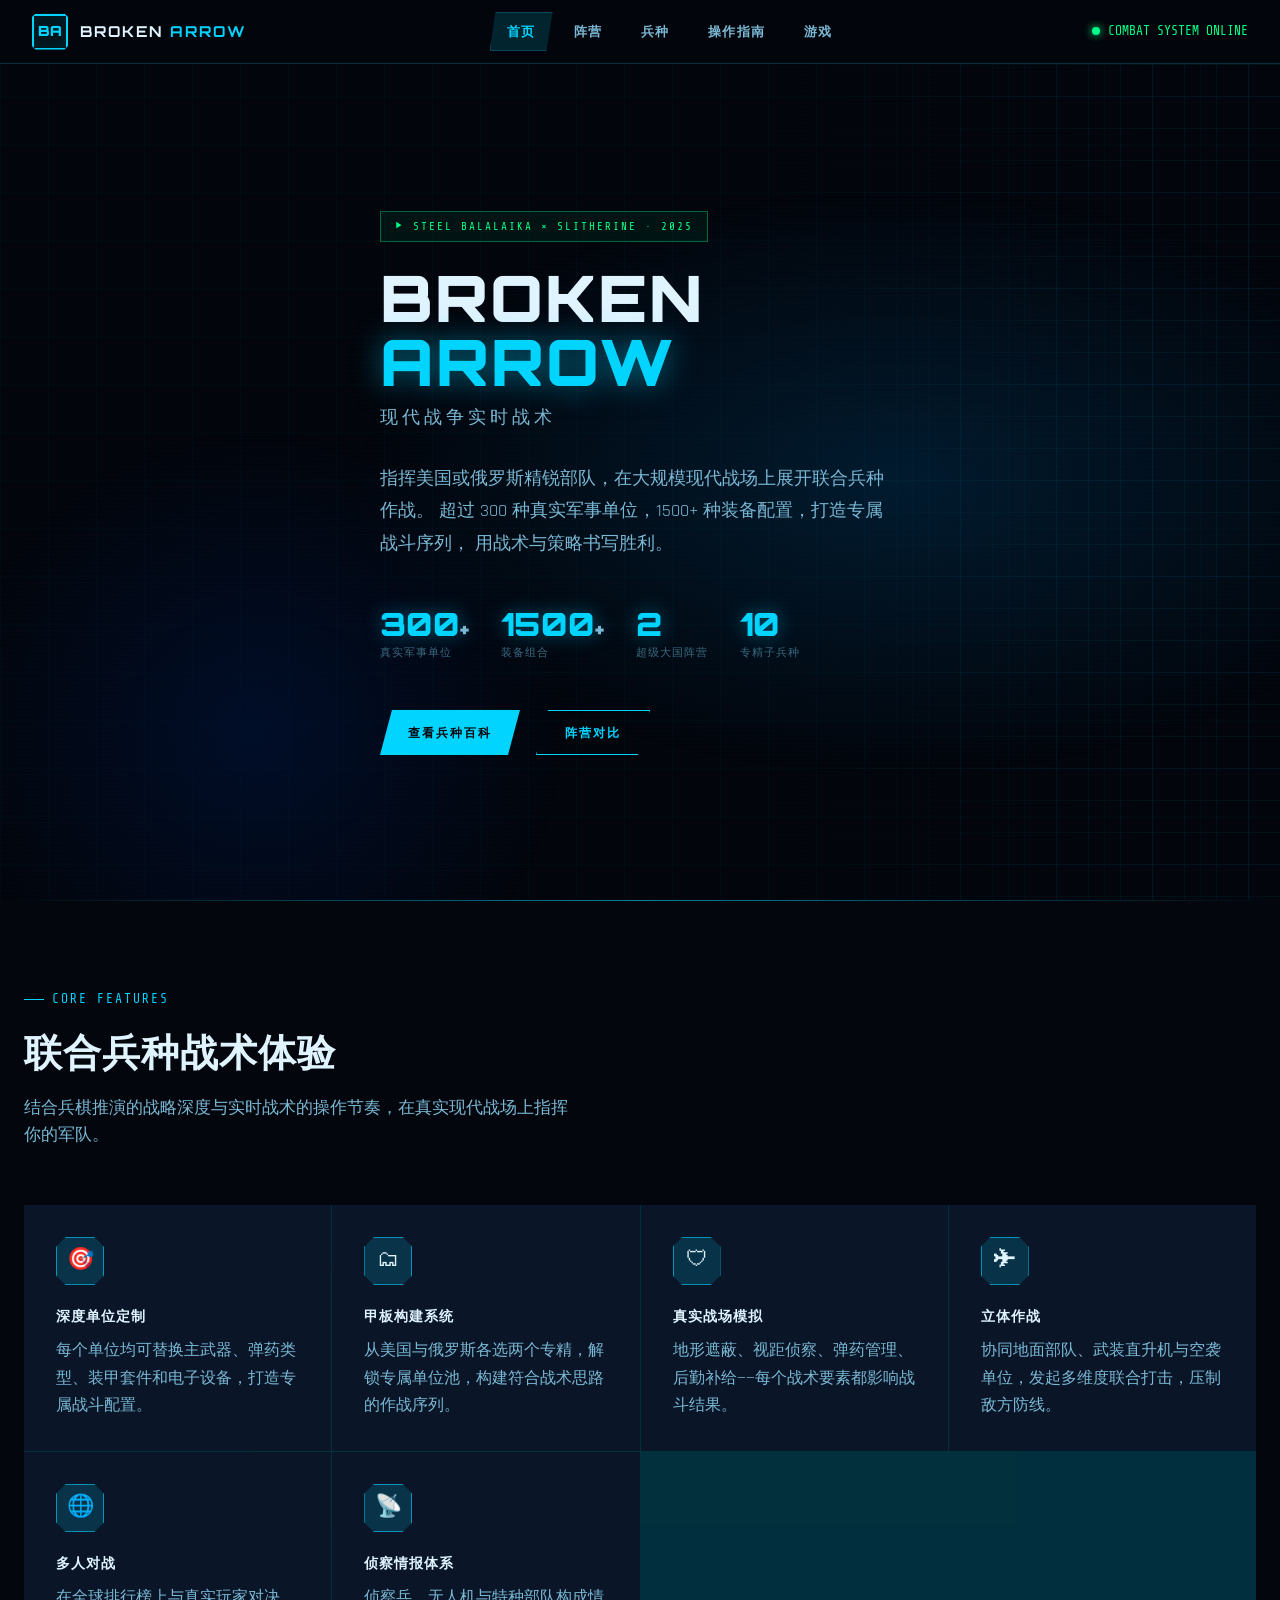
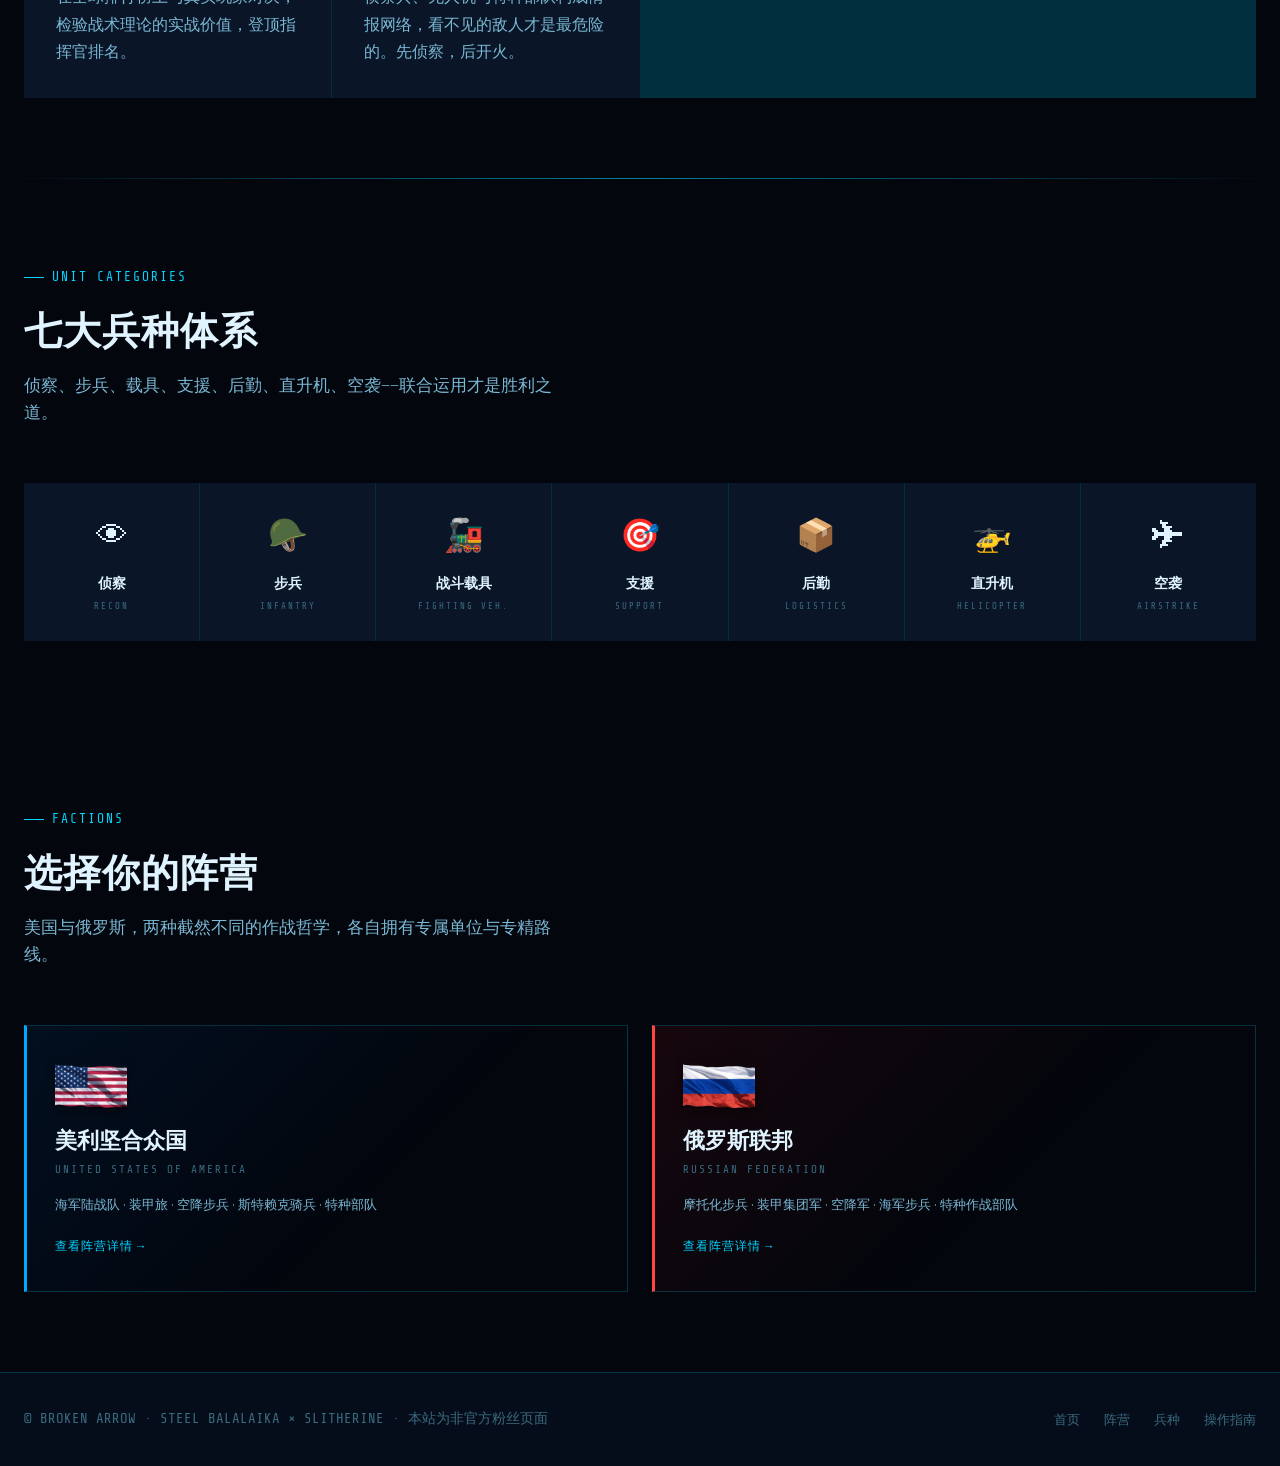
<file: index.html>
<!DOCTYPE html>
<html lang="zh-CN">
<head>
  <meta charset="UTF-8" />
  <meta name="viewport" content="width=device-width, initial-scale=1.0, viewport-fit=cover" />
  <title>断箭 BROKEN ARROW — 现代战争战术指挥中心</title>
  <link rel="stylesheet" href="style.css" />
</head>
<body>

<!-- ── 导航 ── -->
<nav class="navbar">
  <a href="index.html" class="nav-logo">
    <div class="nav-logo-icon">BA</div>
    <span class="nav-logo-text">BROKEN <span>ARROW</span></span>
  </a>
  <ul class="nav-links">
    <li><a href="index.html" class="active">首页</a></li>
    <li><a href="factions.html">阵营</a></li>
    <li><a href="units.html">兵种</a></li>
    <li><a href="controls.html">操作指南</a></li>
    <li><a href="https://store.steampowered.com/app/1604270/Broken_Arrow/" target="_blank" rel="noopener" class="">游戏</a></li>
  </ul>
  <div class="nav-status">COMBAT SYSTEM ONLINE</div>
</nav>

<div class="page-content">

  <!-- ── 英雄区 ── -->
  <section class="hero">
    <div class="hero-bg"></div>
    <div class="hero-grid-accent"></div>
    <div class="container">
      <div class="hero-content">
        <div class="hero-tag animate-fade-in">STEEL BALALAIKA × SLITHERINE · 2025</div>
        <h1 class="hero-title animate-fade-in animate-delay-1">
          BROKEN
          <span class="highlight">ARROW</span>
        </h1>
        <p class="hero-subtitle animate-fade-in animate-delay-2">现代战争实时战术</p>
        <p class="hero-desc animate-fade-in animate-delay-2">
          指挥美国或俄罗斯精锐部队，在大规模现代战场上展开联合兵种作战。
          超过 300 种真实军事单位，1500+ 种装备配置，打造专属战斗序列，
          用战术与策略书写胜利。
        </p>
        <div class="hero-stats animate-fade-in animate-delay-3">
          <div class="stat-item">
            <div class="stat-num">300<span style="color:var(--text-secondary);font-size:20px">+</span></div>
            <div class="stat-label">真实军事单位</div>
          </div>
          <div class="stat-item">
            <div class="stat-num">1500<span style="color:var(--text-secondary);font-size:20px">+</span></div>
            <div class="stat-label">装备组合</div>
          </div>
          <div class="stat-item">
            <div class="stat-num">2</div>
            <div class="stat-label">超级大国阵营</div>
          </div>
          <div class="stat-item">
            <div class="stat-num">10</div>
            <div class="stat-label">专精子兵种</div>
          </div>
        </div>
        <div class="hero-actions animate-fade-in animate-delay-4">
          <a href="units.html" class="btn btn-primary">查看兵种百科</a>
          <a href="factions.html" class="btn btn-outline">阵营对比</a>
        </div>
      </div>
    </div>
  </section>

  <div class="divider"></div>

  <!-- ── 核心特色 ── -->
  <section>
    <div class="container">
      <div class="section-header">
        <div class="section-tag">CORE FEATURES</div>
        <h2 class="section-title">联合兵种战术体验</h2>
        <p class="section-desc">结合兵棋推演的战略深度与实时战术的操作节奏，在真实现代战场上指挥你的军队。</p>
      </div>
      <div class="features-grid">
        <div class="feature-card">
          <div class="feature-icon">
            <div class="feature-icon-inner">🎯</div>
          </div>
          <div class="feature-title">深度单位定制</div>
          <p class="feature-desc">每个单位均可替换主武器、弹药类型、装甲套件和电子设备，打造专属战斗配置。</p>
        </div>
        <div class="feature-card">
          <div class="feature-icon">
            <div class="feature-icon-inner">🗂</div>
          </div>
          <div class="feature-title">甲板构建系统</div>
          <p class="feature-desc">从美国与俄罗斯各选两个专精，解锁专属单位池，构建符合战术思路的作战序列。</p>
        </div>
        <div class="feature-card">
          <div class="feature-icon">
            <div class="feature-icon-inner">🛡</div>
          </div>
          <div class="feature-title">真实战场模拟</div>
          <p class="feature-desc">地形遮蔽、视距侦察、弹药管理、后勤补给——每个战术要素都影响战斗结果。</p>
        </div>
        <div class="feature-card">
          <div class="feature-icon">
            <div class="feature-icon-inner">✈</div>
          </div>
          <div class="feature-title">立体作战</div>
          <p class="feature-desc">协同地面部队、武装直升机与空袭单位，发起多维度联合打击，压制敌方防线。</p>
        </div>
        <div class="feature-card">
          <div class="feature-icon">
            <div class="feature-icon-inner">🌐</div>
          </div>
          <div class="feature-title">多人对战</div>
          <p class="feature-desc">在全球排行榜上与真实玩家对决，检验战术理论的实战价值，登顶指挥官排名。</p>
        </div>
        <div class="feature-card">
          <div class="feature-icon">
            <div class="feature-icon-inner">📡</div>
          </div>
          <div class="feature-title">侦察情报体系</div>
          <p class="feature-desc">侦察兵、无人机与特种部队构成情报网络，看不见的敌人才是最危险的。先侦察，后开火。</p>
        </div>
      </div>
    </div>
  </section>

  <div class="divider"></div>

  <!-- ── 兵种分类预览 ── -->
  <section>
    <div class="container">
      <div class="section-header">
        <div class="section-tag">UNIT CATEGORIES</div>
        <h2 class="section-title">七大兵种体系</h2>
        <p class="section-desc">侦察、步兵、载具、支援、后勤、直升机、空袭——联合运用才是胜利之道。</p>
      </div>
      <div style="display:grid;grid-template-columns:repeat(auto-fit,minmax(160px,1fr));gap:1px;background:var(--border);">
        <div class="cat-preview" data-cat="侦察" onclick="location.href='units.html?cat=侦察'">
          <div class="cat-icon">👁</div>
          <div class="cat-name">侦察</div>
          <div class="cat-en">RECON</div>
        </div>
        <div class="cat-preview" data-cat="步兵" onclick="location.href='units.html?cat=步兵'">
          <div class="cat-icon">🪖</div>
          <div class="cat-name">步兵</div>
          <div class="cat-en">INFANTRY</div>
        </div>
        <div class="cat-preview" data-cat="战斗载具" onclick="location.href='units.html?cat=战斗载具'">
          <div class="cat-icon">🚂</div>
          <div class="cat-name">战斗载具</div>
          <div class="cat-en">FIGHTING VEH.</div>
        </div>
        <div class="cat-preview" data-cat="支援" onclick="location.href='units.html?cat=支援'">
          <div class="cat-icon">🎯</div>
          <div class="cat-name">支援</div>
          <div class="cat-en">SUPPORT</div>
        </div>
        <div class="cat-preview" data-cat="后勤" onclick="location.href='units.html?cat=后勤'">
          <div class="cat-icon">📦</div>
          <div class="cat-name">后勤</div>
          <div class="cat-en">LOGISTICS</div>
        </div>
        <div class="cat-preview" data-cat="直升机" onclick="location.href='units.html?cat=直升机'">
          <div class="cat-icon">🚁</div>
          <div class="cat-name">直升机</div>
          <div class="cat-en">HELICOPTER</div>
        </div>
        <div class="cat-preview" data-cat="空袭" onclick="location.href='units.html?cat=空袭'">
          <div class="cat-icon">✈</div>
          <div class="cat-name">空袭</div>
          <div class="cat-en">AIRSTRIKE</div>
        </div>
      </div>
    </div>
  </section>

  <!-- ── 阵营预览 ── -->
  <section>
    <div class="container">
      <div class="section-header">
        <div class="section-tag">FACTIONS</div>
        <h2 class="section-title">选择你的阵营</h2>
        <p class="section-desc">美国与俄罗斯，两种截然不同的作战哲学，各自拥有专属单位与专精路线。</p>
      </div>
      <div style="display:grid;grid-template-columns:1fr 1fr;gap:24px;">
        <a href="factions.html" style="text-decoration:none;">
          <div class="faction-preview usa-preview">
            <div class="fp-flag"><img src="参考资源/BArmory.net _ 机库_files/usa flag.png" alt="USA" class="fp-flag-img"></div>
            <div class="fp-name">美利坚合众国</div>
            <div class="fp-sub">UNITED STATES OF AMERICA</div>
            <div class="fp-specs">海军陆战队 · 装甲旅 · 空降步兵 · 斯特赖克骑兵 · 特种部队</div>
            <div class="fp-cta">查看阵营详情 →</div>
          </div>
        </a>
        <a href="factions.html" style="text-decoration:none;">
          <div class="faction-preview russia-preview">
            <div class="fp-flag"><img src="参考资源/BArmory.net _ 机库_files/rus flag.png" alt="RUS" class="fp-flag-img"></div>
            <div class="fp-name">俄罗斯联邦</div>
            <div class="fp-sub">RUSSIAN FEDERATION</div>
            <div class="fp-specs">摩托化步兵 · 装甲集团军 · 空降军 · 海军步兵 · 特种作战部队</div>
            <div class="fp-cta">查看阵营详情 →</div>
          </div>
        </a>
      </div>
    </div>
  </section>

</div>

<footer>
  <div class="container">
    <div class="footer-inner">
      <div class="footer-text">© BROKEN ARROW · STEEL BALALAIKA × SLITHERINE · 本站为非官方粉丝页面</div>
      <ul class="footer-links">
        <li><a href="index.html">首页</a></li>
        <li><a href="factions.html">阵营</a></li>
        <li><a href="units.html">兵种</a></li>
    <li><a href="controls.html">操作指南</a></li>
      </ul>
    </div>
  </div>
</footer>

<style>
/* 首页专属补充样式 */
.cat-preview {
  background: var(--bg-panel);
  padding: 28px 20px;
  text-align: center;
  cursor: pointer;
  transition: background 0.2s;
}
.cat-preview:hover { background: var(--bg-card-hover); }
.cat-icon { font-size: 32px; margin-bottom: 10px; }
.cat-name { font-family: var(--font-display); font-size: 14px; font-weight: 700; color: var(--text-primary); }
.cat-en { font-family: var(--font-mono); font-size: 9px; color: var(--text-muted); letter-spacing: 2px; margin-top: 4px; }

.faction-preview {
  padding: 36px 28px;
  border: 1px solid var(--border);
  position: relative;
  overflow: hidden;
  transition: border-color 0.3s, transform 0.2s;
}
.faction-preview:hover { transform: translateY(-3px); }

.usa-preview {
  border-left: 3px solid #00aaff;
  background: linear-gradient(135deg, rgba(0,100,200,0.1) 0%, transparent 60%);
}
.russia-preview {
  border-left: 3px solid #ff4444;
  background: linear-gradient(135deg, rgba(200,20,20,0.1) 0%, transparent 60%);
}
.faction-preview:hover { border-color: var(--border-bright); }

.fp-flag { margin-bottom: 12px; }
.fp-flag-img { width: 72px; height: 48px; object-fit: cover; display: block; border-radius: 2px; box-shadow: 0 2px 8px rgba(0,0,0,0.4); }
.fp-name { font-family: var(--font-display); font-size: 22px; font-weight: 900; color: var(--text-primary); margin-bottom: 4px; }
.fp-sub  { font-family: var(--font-mono); font-size: 11px; color: var(--text-muted); letter-spacing: 2px; margin-bottom: 16px; }
.fp-specs { font-size: 13px; color: var(--text-secondary); line-height: 1.6; margin-bottom: 20px; }
.fp-cta { font-family: var(--font-display); font-size: 12px; color: var(--cyan); letter-spacing: 1px; }
</style>

<script>
(function(){
  var btn=document.createElement('button');
  btn.className='hamburger';btn.setAttribute('aria-label','菜单');
  btn.innerHTML='<span></span><span></span><span></span>';
  var nav=document.querySelector('.navbar'),links=document.querySelector('.nav-links');
  if(!nav||!links)return;
  nav.appendChild(btn);
  btn.addEventListener('click',function(){btn.classList.toggle('open');links.classList.toggle('open');});
  links.querySelectorAll('a').forEach(function(a){a.addEventListener('click',function(){btn.classList.remove('open');links.classList.remove('open');});});
})();
</script>
</body>
</html>
</file>
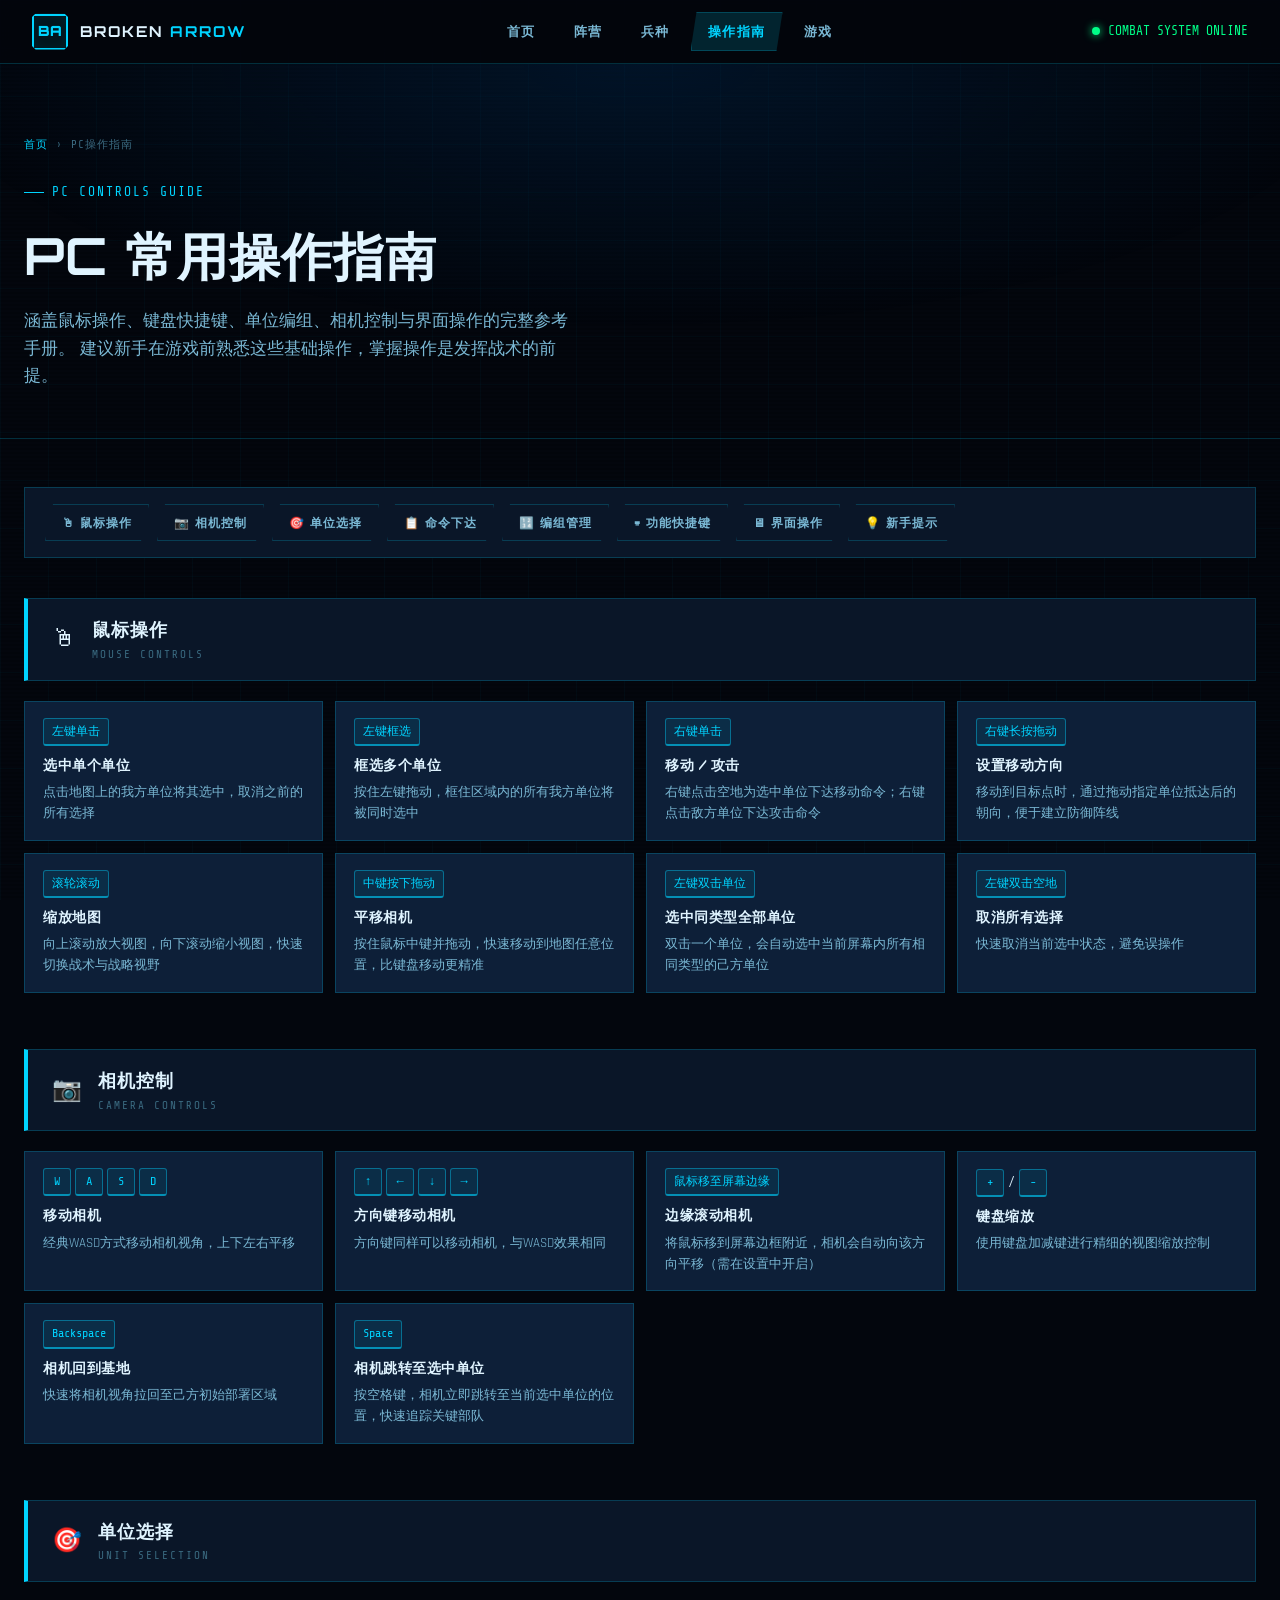
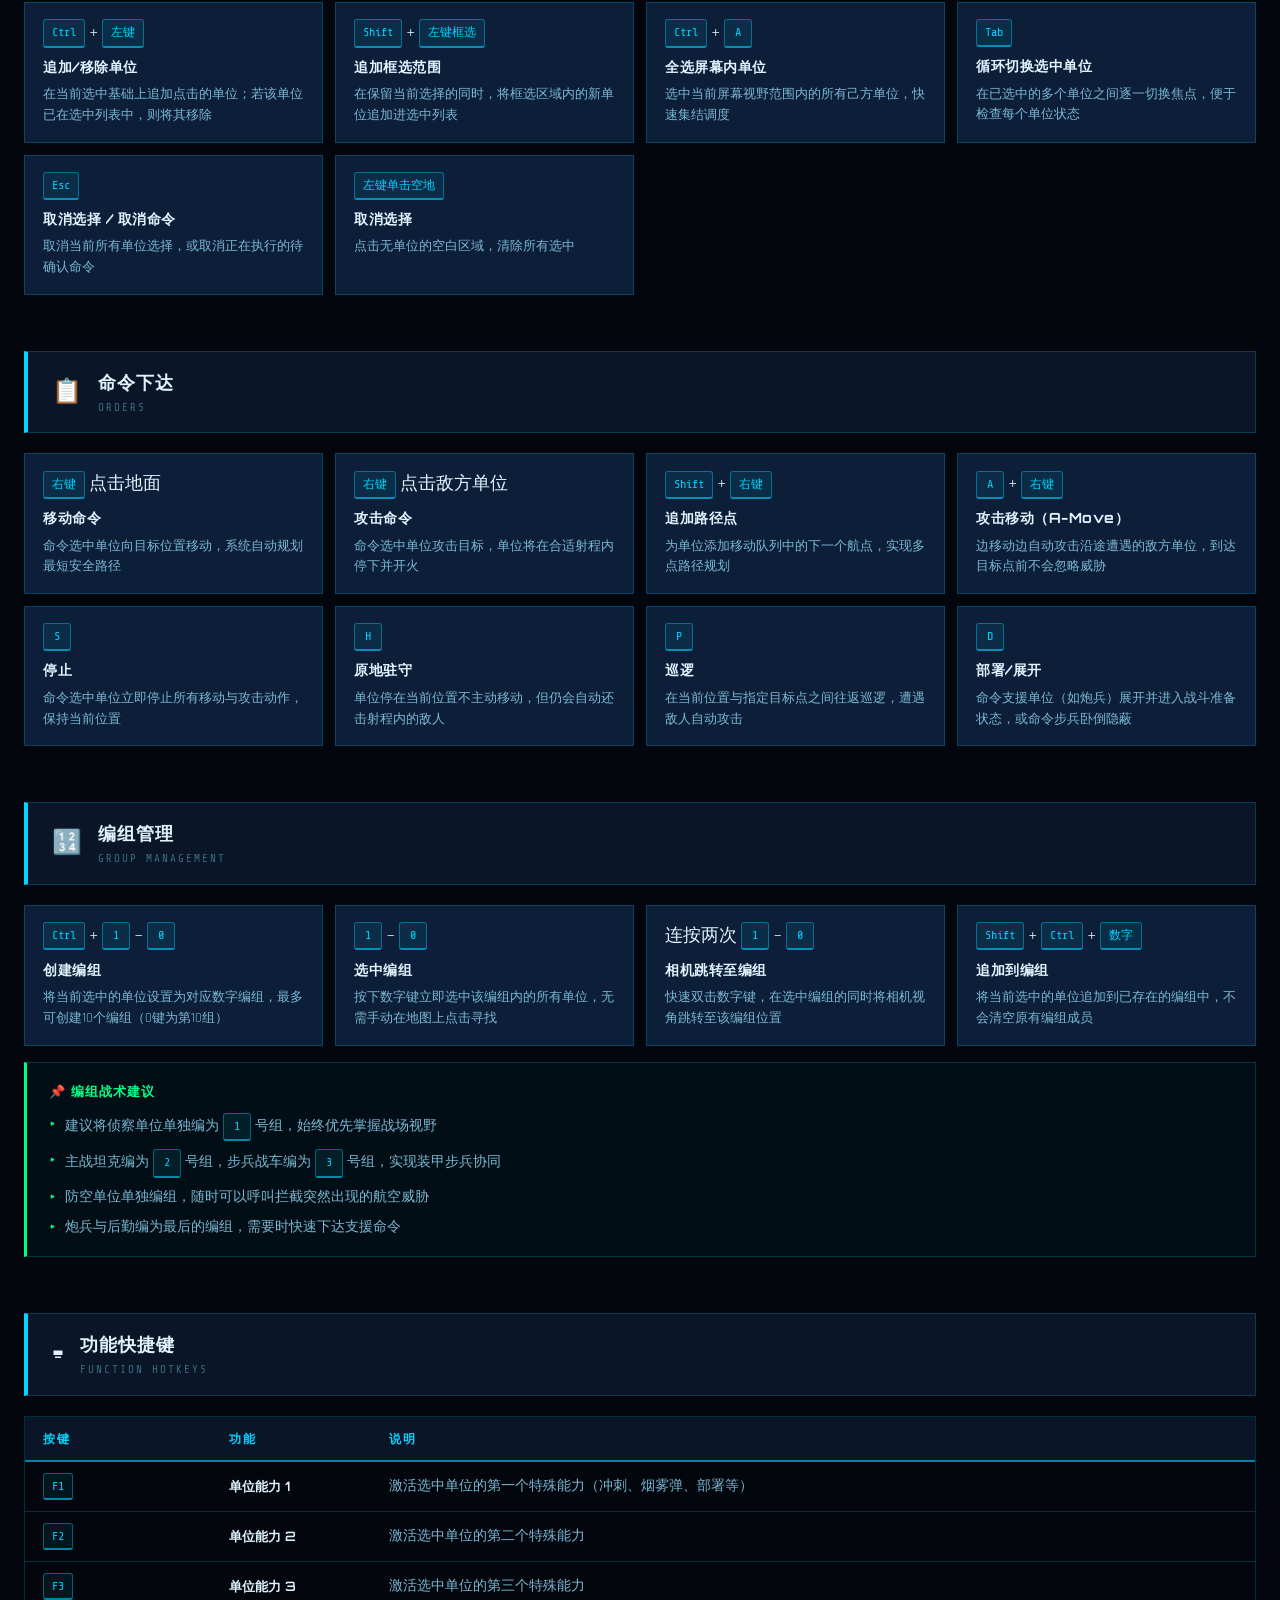
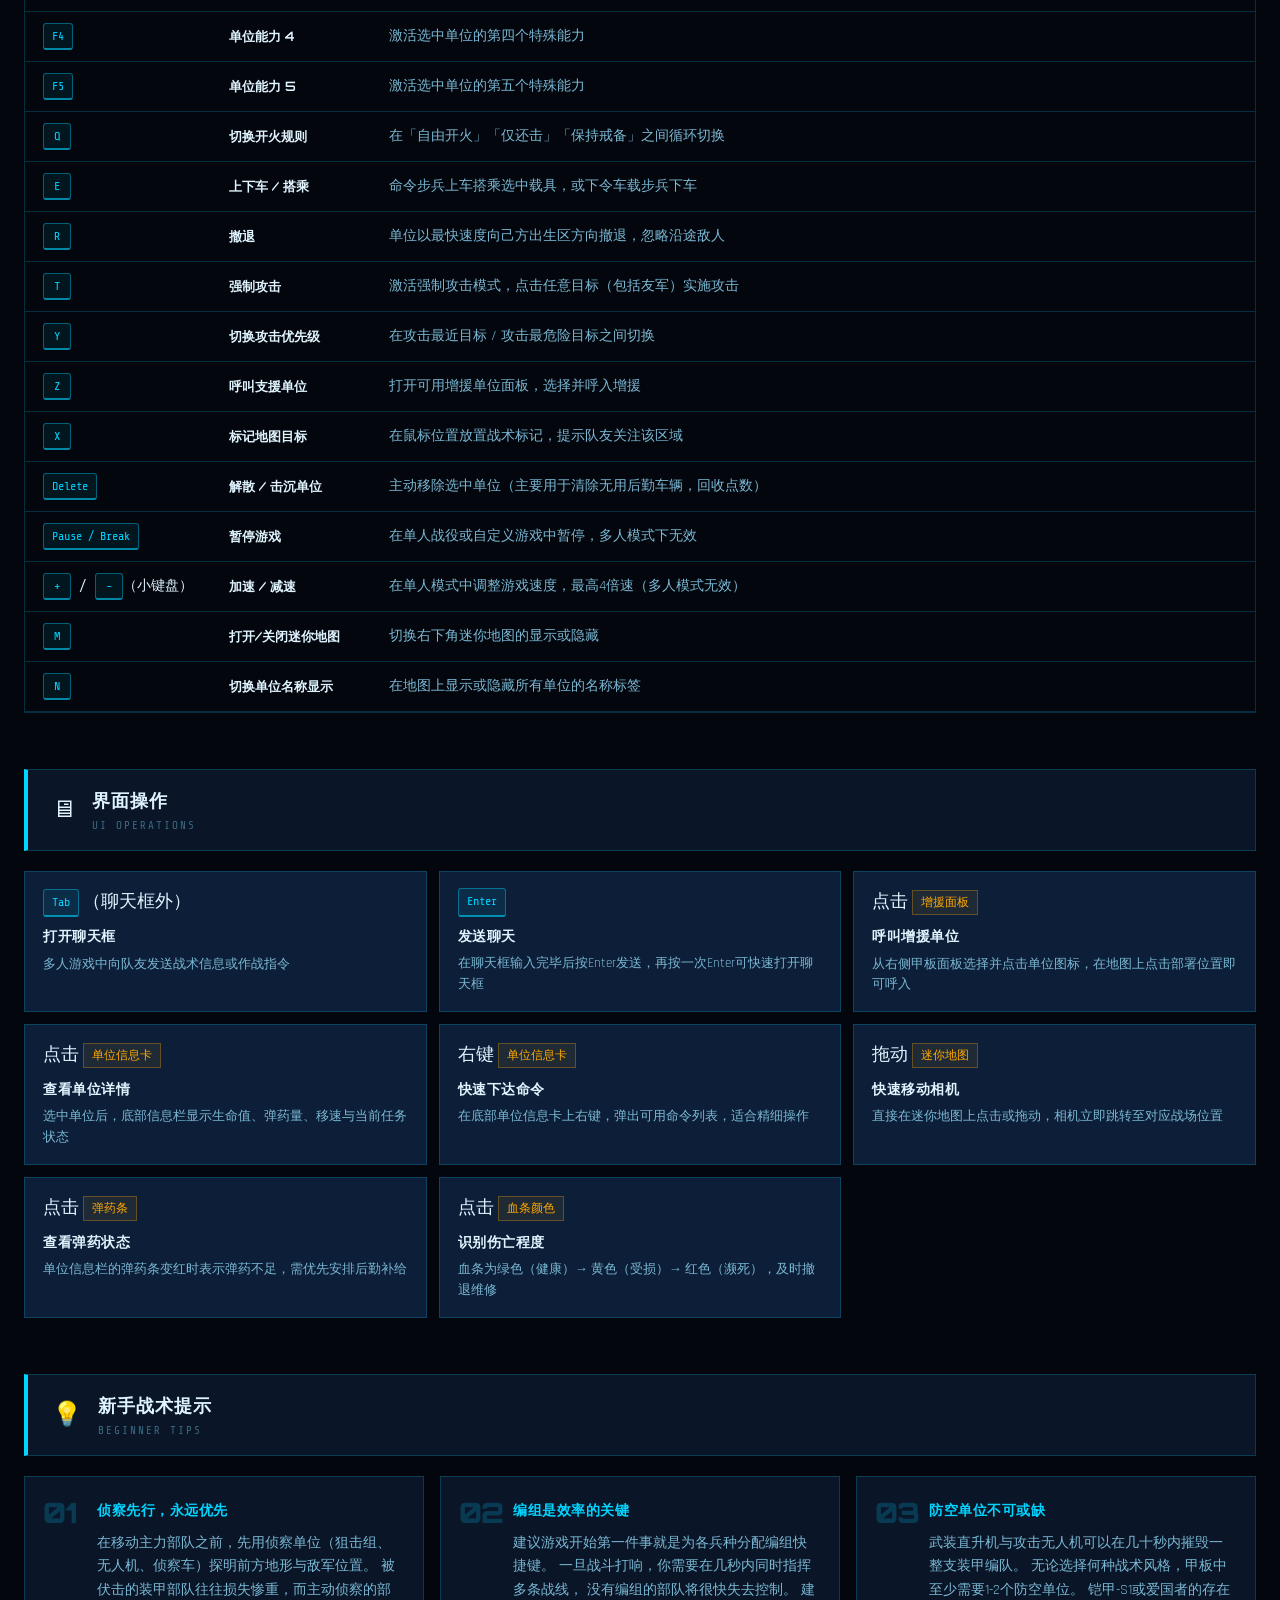
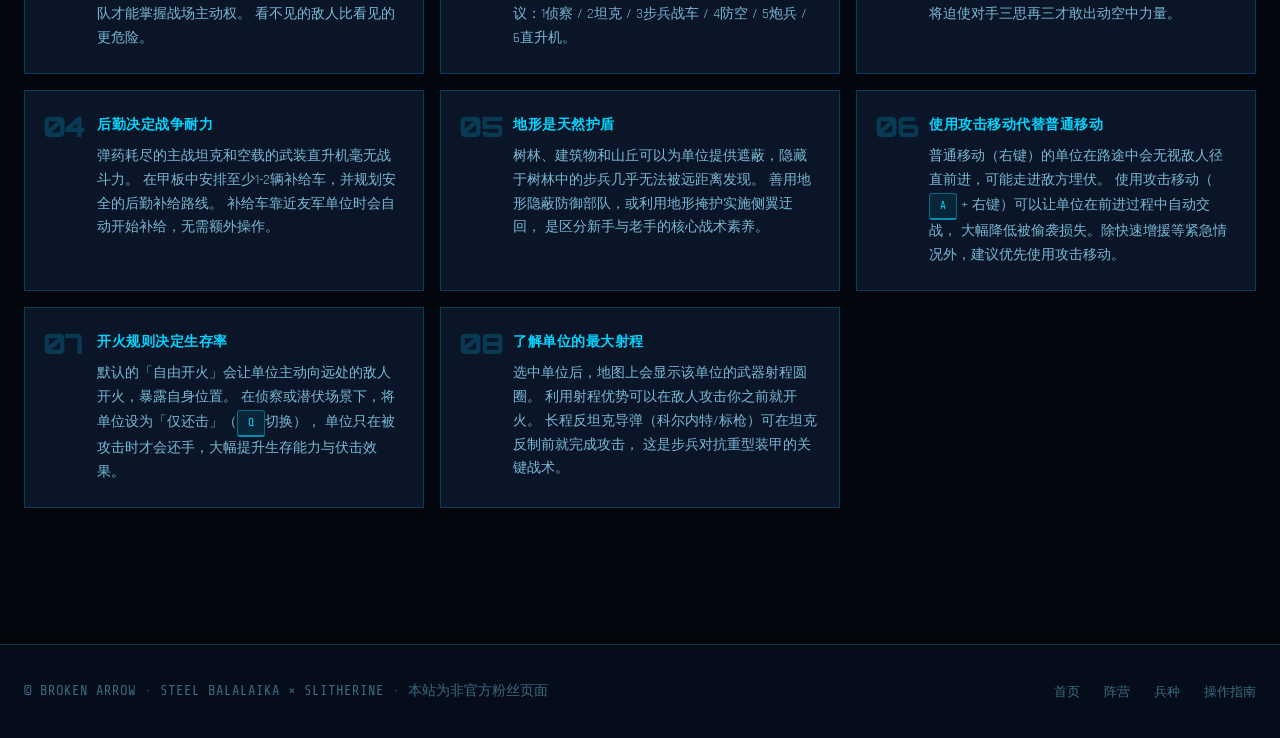
<file: controls.html>
<!DOCTYPE html>
<html lang="zh-CN">
<head>
  <meta charset="UTF-8" />
  <meta name="viewport" content="width=device-width, initial-scale=1.0, viewport-fit=cover" />
  <title>PC操作指南 — 断箭 BROKEN ARROW</title>
  <link rel="stylesheet" href="style.css" />
</head>
<body>

<nav class="navbar">
  <a href="index.html" class="nav-logo">
    <div class="nav-logo-icon">BA</div>
    <span class="nav-logo-text">BROKEN <span>ARROW</span></span>
  </a>
  <ul class="nav-links">
    <li><a href="index.html">首页</a></li>
    <li><a href="factions.html">阵营</a></li>
    <li><a href="units.html">兵种</a></li>
    <li><a href="controls.html" class="active">操作指南</a></li>
    <li><a href="https://store.steampowered.com/app/1604270/Broken_Arrow/" target="_blank" rel="noopener" class="">游戏</a></li>
  </ul>
  <div class="nav-status">COMBAT SYSTEM ONLINE</div>
</nav>

<div class="page-content">

  <!-- 页面英雄区 -->
  <div class="page-hero">
    <div class="page-hero-bg"></div>
    <div class="container page-hero-content">
      <div class="breadcrumb">
        <a href="index.html">首页</a>
        <span class="breadcrumb-sep">›</span>
        <span>PC操作指南</span>
      </div>
      <div class="section-tag" style="margin-bottom:12px">PC CONTROLS GUIDE</div>
      <h1 class="section-title" style="font-size:clamp(28px,4vw,52px);margin-bottom:12px">PC 常用操作指南</h1>
      <p class="section-desc">
        涵盖鼠标操作、键盘快捷键、单位编组、相机控制与界面操作的完整参考手册。
        建议新手在游戏前熟悉这些基础操作，掌握操作是发挥战术的前提。
      </p>
    </div>
  </div>

  <section style="padding:48px 0 80px">
    <div class="container">

      <!-- 快速导航标签 -->
      <div class="ctrl-nav">
        <a href="#mouse"    class="ctrl-nav-btn">🖱 鼠标操作</a>
        <a href="#camera"   class="ctrl-nav-btn">📷 相机控制</a>
        <a href="#select"   class="ctrl-nav-btn">🎯 单位选择</a>
        <a href="#orders"   class="ctrl-nav-btn">📋 命令下达</a>
        <a href="#groups"   class="ctrl-nav-btn">🔢 编组管理</a>
        <a href="#hotkeys"  class="ctrl-nav-btn">⌨ 功能快捷键</a>
        <a href="#ui"       class="ctrl-nav-btn">🖥 界面操作</a>
        <a href="#tips"     class="ctrl-nav-btn">💡 新手提示</a>
      </div>

      <!-- ===================================================
           鼠标操作
           =================================================== -->
      <div class="ctrl-section" id="mouse">
        <div class="ctrl-section-header">
          <span class="ctrl-section-icon">🖱</span>
          <div>
            <div class="ctrl-section-title">鼠标操作</div>
            <div class="ctrl-section-sub">MOUSE CONTROLS</div>
          </div>
        </div>
        <div class="ctrl-grid">
          <div class="ctrl-card">
            <div class="ctrl-keys"><kbd>左键单击</kbd></div>
            <div class="ctrl-action">选中单个单位</div>
            <div class="ctrl-desc">点击地图上的我方单位将其选中，取消之前的所有选择</div>
          </div>
          <div class="ctrl-card">
            <div class="ctrl-keys"><kbd>左键框选</kbd></div>
            <div class="ctrl-action">框选多个单位</div>
            <div class="ctrl-desc">按住左键拖动，框住区域内的所有我方单位将被同时选中</div>
          </div>
          <div class="ctrl-card">
            <div class="ctrl-keys"><kbd>右键单击</kbd></div>
            <div class="ctrl-action">移动 / 攻击</div>
            <div class="ctrl-desc">右键点击空地为选中单位下达移动命令；右键点击敌方单位下达攻击命令</div>
          </div>
          <div class="ctrl-card">
            <div class="ctrl-keys"><kbd>右键长按拖动</kbd></div>
            <div class="ctrl-action">设置移动方向</div>
            <div class="ctrl-desc">移动到目标点时，通过拖动指定单位抵达后的朝向，便于建立防御阵线</div>
          </div>
          <div class="ctrl-card">
            <div class="ctrl-keys"><kbd>滚轮滚动</kbd></div>
            <div class="ctrl-action">缩放地图</div>
            <div class="ctrl-desc">向上滚动放大视图，向下滚动缩小视图，快速切换战术与战略视野</div>
          </div>
          <div class="ctrl-card">
            <div class="ctrl-keys"><kbd>中键按下拖动</kbd></div>
            <div class="ctrl-action">平移相机</div>
            <div class="ctrl-desc">按住鼠标中键并拖动，快速移动到地图任意位置，比键盘移动更精准</div>
          </div>
          <div class="ctrl-card">
            <div class="ctrl-keys"><kbd>左键双击单位</kbd></div>
            <div class="ctrl-action">选中同类型全部单位</div>
            <div class="ctrl-desc">双击一个单位，会自动选中当前屏幕内所有相同类型的己方单位</div>
          </div>
          <div class="ctrl-card">
            <div class="ctrl-keys"><kbd>左键双击空地</kbd></div>
            <div class="ctrl-action">取消所有选择</div>
            <div class="ctrl-desc">快速取消当前选中状态，避免误操作</div>
          </div>
        </div>
      </div>

      <!-- ===================================================
           相机控制
           =================================================== -->
      <div class="ctrl-section" id="camera">
        <div class="ctrl-section-header">
          <span class="ctrl-section-icon">📷</span>
          <div>
            <div class="ctrl-section-title">相机控制</div>
            <div class="ctrl-section-sub">CAMERA CONTROLS</div>
          </div>
        </div>
        <div class="ctrl-grid">
          <div class="ctrl-card">
            <div class="ctrl-keys"><kbd>W</kbd> <kbd>A</kbd> <kbd>S</kbd> <kbd>D</kbd></div>
            <div class="ctrl-action">移动相机</div>
            <div class="ctrl-desc">经典WASD方式移动相机视角，上下左右平移</div>
          </div>
          <div class="ctrl-card">
            <div class="ctrl-keys"><kbd>↑</kbd> <kbd>←</kbd> <kbd>↓</kbd> <kbd>→</kbd></div>
            <div class="ctrl-action">方向键移动相机</div>
            <div class="ctrl-desc">方向键同样可以移动相机，与WASD效果相同</div>
          </div>
          <div class="ctrl-card">
            <div class="ctrl-keys"><kbd>鼠标移至屏幕边缘</kbd></div>
            <div class="ctrl-action">边缘滚动相机</div>
            <div class="ctrl-desc">将鼠标移到屏幕边框附近，相机会自动向该方向平移（需在设置中开启）</div>
          </div>
          <div class="ctrl-card">
            <div class="ctrl-keys"><kbd>+</kbd> / <kbd>-</kbd></div>
            <div class="ctrl-action">键盘缩放</div>
            <div class="ctrl-desc">使用键盘加减键进行精细的视图缩放控制</div>
          </div>
          <div class="ctrl-card">
            <div class="ctrl-keys"><kbd>Backspace</kbd></div>
            <div class="ctrl-action">相机回到基地</div>
            <div class="ctrl-desc">快速将相机视角拉回至己方初始部署区域</div>
          </div>
          <div class="ctrl-card">
            <div class="ctrl-keys"><kbd>Space</kbd></div>
            <div class="ctrl-action">相机跳转至选中单位</div>
            <div class="ctrl-desc">按空格键，相机立即跳转至当前选中单位的位置，快速追踪关键部队</div>
          </div>
        </div>
      </div>

      <!-- ===================================================
           单位选择
           =================================================== -->
      <div class="ctrl-section" id="select">
        <div class="ctrl-section-header">
          <span class="ctrl-section-icon">🎯</span>
          <div>
            <div class="ctrl-section-title">单位选择</div>
            <div class="ctrl-section-sub">UNIT SELECTION</div>
          </div>
        </div>
        <div class="ctrl-grid">
          <div class="ctrl-card">
            <div class="ctrl-keys"><kbd>Ctrl</kbd> + <kbd>左键</kbd></div>
            <div class="ctrl-action">追加/移除单位</div>
            <div class="ctrl-desc">在当前选中基础上追加点击的单位；若该单位已在选中列表中，则将其移除</div>
          </div>
          <div class="ctrl-card">
            <div class="ctrl-keys"><kbd>Shift</kbd> + <kbd>左键框选</kbd></div>
            <div class="ctrl-action">追加框选范围</div>
            <div class="ctrl-desc">在保留当前选择的同时，将框选区域内的新单位追加进选中列表</div>
          </div>
          <div class="ctrl-card">
            <div class="ctrl-keys"><kbd>Ctrl</kbd> + <kbd>A</kbd></div>
            <div class="ctrl-action">全选屏幕内单位</div>
            <div class="ctrl-desc">选中当前屏幕视野范围内的所有己方单位，快速集结调度</div>
          </div>
          <div class="ctrl-card">
            <div class="ctrl-keys"><kbd>Tab</kbd></div>
            <div class="ctrl-action">循环切换选中单位</div>
            <div class="ctrl-desc">在已选中的多个单位之间逐一切换焦点，便于检查每个单位状态</div>
          </div>
          <div class="ctrl-card">
            <div class="ctrl-keys"><kbd>Esc</kbd></div>
            <div class="ctrl-action">取消选择 / 取消命令</div>
            <div class="ctrl-desc">取消当前所有单位选择，或取消正在执行的待确认命令</div>
          </div>
          <div class="ctrl-card">
            <div class="ctrl-keys"><kbd>左键单击空地</kbd></div>
            <div class="ctrl-action">取消选择</div>
            <div class="ctrl-desc">点击无单位的空白区域，清除所有选中</div>
          </div>
        </div>
      </div>

      <!-- ===================================================
           命令下达
           =================================================== -->
      <div class="ctrl-section" id="orders">
        <div class="ctrl-section-header">
          <span class="ctrl-section-icon">📋</span>
          <div>
            <div class="ctrl-section-title">命令下达</div>
            <div class="ctrl-section-sub">ORDERS</div>
          </div>
        </div>
        <div class="ctrl-grid">
          <div class="ctrl-card">
            <div class="ctrl-keys"><kbd>右键</kbd> 点击地面</div>
            <div class="ctrl-action">移动命令</div>
            <div class="ctrl-desc">命令选中单位向目标位置移动，系统自动规划最短安全路径</div>
          </div>
          <div class="ctrl-card">
            <div class="ctrl-keys"><kbd>右键</kbd> 点击敌方单位</div>
            <div class="ctrl-action">攻击命令</div>
            <div class="ctrl-desc">命令选中单位攻击目标，单位将在合适射程内停下并开火</div>
          </div>
          <div class="ctrl-card">
            <div class="ctrl-keys"><kbd>Shift</kbd> + <kbd>右键</kbd></div>
            <div class="ctrl-action">追加路径点</div>
            <div class="ctrl-desc">为单位添加移动队列中的下一个航点，实现多点路径规划</div>
          </div>
          <div class="ctrl-card">
            <div class="ctrl-keys"><kbd>A</kbd> + <kbd>右键</kbd></div>
            <div class="ctrl-action">攻击移动（A-Move）</div>
            <div class="ctrl-desc">边移动边自动攻击沿途遭遇的敌方单位，到达目标点前不会忽略威胁</div>
          </div>
          <div class="ctrl-card">
            <div class="ctrl-keys"><kbd>S</kbd></div>
            <div class="ctrl-action">停止</div>
            <div class="ctrl-desc">命令选中单位立即停止所有移动与攻击动作，保持当前位置</div>
          </div>
          <div class="ctrl-card">
            <div class="ctrl-keys"><kbd>H</kbd></div>
            <div class="ctrl-action">原地驻守</div>
            <div class="ctrl-desc">单位停在当前位置不主动移动，但仍会自动还击射程内的敌人</div>
          </div>
          <div class="ctrl-card">
            <div class="ctrl-keys"><kbd>P</kbd></div>
            <div class="ctrl-action">巡逻</div>
            <div class="ctrl-desc">在当前位置与指定目标点之间往返巡逻，遭遇敌人自动攻击</div>
          </div>
          <div class="ctrl-card">
            <div class="ctrl-keys"><kbd>D</kbd></div>
            <div class="ctrl-action">部署/展开</div>
            <div class="ctrl-desc">命令支援单位（如炮兵）展开并进入战斗准备状态，或命令步兵卧倒隐蔽</div>
          </div>
        </div>
      </div>

      <!-- ===================================================
           编组管理
           =================================================== -->
      <div class="ctrl-section" id="groups">
        <div class="ctrl-section-header">
          <span class="ctrl-section-icon">🔢</span>
          <div>
            <div class="ctrl-section-title">编组管理</div>
            <div class="ctrl-section-sub">GROUP MANAGEMENT</div>
          </div>
        </div>
        <div class="ctrl-grid">
          <div class="ctrl-card">
            <div class="ctrl-keys"><kbd>Ctrl</kbd> + <kbd>1</kbd> ~ <kbd>0</kbd></div>
            <div class="ctrl-action">创建编组</div>
            <div class="ctrl-desc">将当前选中的单位设置为对应数字编组，最多可创建10个编组（0键为第10组）</div>
          </div>
          <div class="ctrl-card">
            <div class="ctrl-keys"><kbd>1</kbd> ~ <kbd>0</kbd></div>
            <div class="ctrl-action">选中编组</div>
            <div class="ctrl-desc">按下数字键立即选中该编组内的所有单位，无需手动在地图上点击寻找</div>
          </div>
          <div class="ctrl-card">
            <div class="ctrl-keys">连按两次 <kbd>1</kbd> ~ <kbd>0</kbd></div>
            <div class="ctrl-action">相机跳转至编组</div>
            <div class="ctrl-desc">快速双击数字键，在选中编组的同时将相机视角跳转至该编组位置</div>
          </div>
          <div class="ctrl-card">
            <div class="ctrl-keys"><kbd>Shift</kbd> + <kbd>Ctrl</kbd> + <kbd>数字</kbd></div>
            <div class="ctrl-action">追加到编组</div>
            <div class="ctrl-desc">将当前选中的单位追加到已存在的编组中，不会清空原有编组成员</div>
          </div>
        </div>

        <div class="ctrl-tips-box">
          <div class="ctrl-tips-title">📌 编组战术建议</div>
          <ul class="ctrl-tips-list">
            <li>建议将侦察单位单独编为 <kbd>1</kbd> 号组，始终优先掌握战场视野</li>
            <li>主战坦克编为 <kbd>2</kbd> 号组，步兵战车编为 <kbd>3</kbd> 号组，实现装甲步兵协同</li>
            <li>防空单位单独编组，随时可以呼叫拦截突然出现的航空威胁</li>
            <li>炮兵与后勤编为最后的编组，需要时快速下达支援命令</li>
          </ul>
        </div>
      </div>

      <!-- ===================================================
           功能快捷键
           =================================================== -->
      <div class="ctrl-section" id="hotkeys">
        <div class="ctrl-section-header">
          <span class="ctrl-section-icon">⌨</span>
          <div>
            <div class="ctrl-section-title">功能快捷键</div>
            <div class="ctrl-section-sub">FUNCTION HOTKEYS</div>
          </div>
        </div>

        <div class="hotkey-table-wrapper">
          <table class="hotkey-table">
            <thead>
              <tr>
                <th>按键</th>
                <th>功能</th>
                <th>说明</th>
              </tr>
            </thead>
            <tbody>
              <tr>
                <td><kbd>F1</kbd></td>
                <td>单位能力 1</td>
                <td>激活选中单位的第一个特殊能力（冲刺、烟雾弹、部署等）</td>
              </tr>
              <tr>
                <td><kbd>F2</kbd></td>
                <td>单位能力 2</td>
                <td>激活选中单位的第二个特殊能力</td>
              </tr>
              <tr>
                <td><kbd>F3</kbd></td>
                <td>单位能力 3</td>
                <td>激活选中单位的第三个特殊能力</td>
              </tr>
              <tr>
                <td><kbd>F4</kbd></td>
                <td>单位能力 4</td>
                <td>激活选中单位的第四个特殊能力</td>
              </tr>
              <tr>
                <td><kbd>F5</kbd></td>
                <td>单位能力 5</td>
                <td>激活选中单位的第五个特殊能力</td>
              </tr>
              <tr>
                <td><kbd>Q</kbd></td>
                <td>切换开火规则</td>
                <td>在「自由开火」「仅还击」「保持戒备」之间循环切换</td>
              </tr>
              <tr>
                <td><kbd>E</kbd></td>
                <td>上下车 / 搭乘</td>
                <td>命令步兵上车搭乘选中载具，或下令车载步兵下车</td>
              </tr>
              <tr>
                <td><kbd>R</kbd></td>
                <td>撤退</td>
                <td>单位以最快速度向己方出生区方向撤退，忽略沿途敌人</td>
              </tr>
              <tr>
                <td><kbd>T</kbd></td>
                <td>强制攻击</td>
                <td>激活强制攻击模式，点击任意目标（包括友军）实施攻击</td>
              </tr>
              <tr>
                <td><kbd>Y</kbd></td>
                <td>切换攻击优先级</td>
                <td>在攻击最近目标 / 攻击最危险目标之间切换</td>
              </tr>
              <tr>
                <td><kbd>Z</kbd></td>
                <td>呼叫支援单位</td>
                <td>打开可用增援单位面板，选择并呼入增援</td>
              </tr>
              <tr>
                <td><kbd>X</kbd></td>
                <td>标记地图目标</td>
                <td>在鼠标位置放置战术标记，提示队友关注该区域</td>
              </tr>
              <tr>
                <td><kbd>Delete</kbd></td>
                <td>解散 / 击沉单位</td>
                <td>主动移除选中单位（主要用于清除无用后勤车辆，回收点数）</td>
              </tr>
              <tr>
                <td><kbd>Pause / Break</kbd></td>
                <td>暂停游戏</td>
                <td>在单人战役或自定义游戏中暂停，多人模式下无效</td>
              </tr>
              <tr>
                <td><kbd>+</kbd> / <kbd>-</kbd>（小键盘）</td>
                <td>加速 / 减速</td>
                <td>在单人模式中调整游戏速度，最高4倍速（多人模式无效）</td>
              </tr>
              <tr>
                <td><kbd>M</kbd></td>
                <td>打开/关闭迷你地图</td>
                <td>切换右下角迷你地图的显示或隐藏</td>
              </tr>
              <tr>
                <td><kbd>N</kbd></td>
                <td>切换单位名称显示</td>
                <td>在地图上显示或隐藏所有单位的名称标签</td>
              </tr>
            </tbody>
          </table>
        </div>
      </div>

      <!-- ===================================================
           界面操作
           =================================================== -->
      <div class="ctrl-section" id="ui">
        <div class="ctrl-section-header">
          <span class="ctrl-section-icon">🖥</span>
          <div>
            <div class="ctrl-section-title">界面操作</div>
            <div class="ctrl-section-sub">UI OPERATIONS</div>
          </div>
        </div>
        <div class="ctrl-grid ctrl-grid-2">
          <div class="ctrl-card">
            <div class="ctrl-keys"><kbd>Tab</kbd>（聊天框外）</div>
            <div class="ctrl-action">打开聊天框</div>
            <div class="ctrl-desc">多人游戏中向队友发送战术信息或作战指令</div>
          </div>
          <div class="ctrl-card">
            <div class="ctrl-keys"><kbd>Enter</kbd></div>
            <div class="ctrl-action">发送聊天</div>
            <div class="ctrl-desc">在聊天框输入完毕后按Enter发送，再按一次Enter可快速打开聊天框</div>
          </div>
          <div class="ctrl-card">
            <div class="ctrl-keys">点击 <span class="ui-btn">增援面板</span></div>
            <div class="ctrl-action">呼叫增援单位</div>
            <div class="ctrl-desc">从右侧甲板面板选择并点击单位图标，在地图上点击部署位置即可呼入</div>
          </div>
          <div class="ctrl-card">
            <div class="ctrl-keys">点击 <span class="ui-btn">单位信息卡</span></div>
            <div class="ctrl-action">查看单位详情</div>
            <div class="ctrl-desc">选中单位后，底部信息栏显示生命值、弹药量、移速与当前任务状态</div>
          </div>
          <div class="ctrl-card">
            <div class="ctrl-keys">右键 <span class="ui-btn">单位信息卡</span></div>
            <div class="ctrl-action">快速下达命令</div>
            <div class="ctrl-desc">在底部单位信息卡上右键，弹出可用命令列表，适合精细操作</div>
          </div>
          <div class="ctrl-card">
            <div class="ctrl-keys">拖动 <span class="ui-btn">迷你地图</span></div>
            <div class="ctrl-action">快速移动相机</div>
            <div class="ctrl-desc">直接在迷你地图上点击或拖动，相机立即跳转至对应战场位置</div>
          </div>
          <div class="ctrl-card">
            <div class="ctrl-keys">点击 <span class="ui-btn">弹药条</span></div>
            <div class="ctrl-action">查看弹药状态</div>
            <div class="ctrl-desc">单位信息栏的弹药条变红时表示弹药不足，需优先安排后勤补给</div>
          </div>
          <div class="ctrl-card">
            <div class="ctrl-keys">点击 <span class="ui-btn">血条颜色</span></div>
            <div class="ctrl-action">识别伤亡程度</div>
            <div class="ctrl-desc">血条为绿色（健康）→ 黄色（受损）→ 红色（濒死），及时撤退维修</div>
          </div>
        </div>
      </div>

      <!-- ===================================================
           新手提示
           =================================================== -->
      <div class="ctrl-section" id="tips">
        <div class="ctrl-section-header">
          <span class="ctrl-section-icon">💡</span>
          <div>
            <div class="ctrl-section-title">新手战术提示</div>
            <div class="ctrl-section-sub">BEGINNER TIPS</div>
          </div>
        </div>

        <div class="tips-grid-ctrl">
          <div class="tip-block">
            <div class="tip-block-num">01</div>
            <div class="tip-block-title">侦察先行，永远优先</div>
            <div class="tip-block-desc">
              在移动主力部队之前，先用侦察单位（狙击组、无人机、侦察车）探明前方地形与敌军位置。
              被伏击的装甲部队往往损失惨重，而主动侦察的部队才能掌握战场主动权。
              看不见的敌人比看见的更危险。
            </div>
          </div>
          <div class="tip-block">
            <div class="tip-block-num">02</div>
            <div class="tip-block-title">编组是效率的关键</div>
            <div class="tip-block-desc">
              建议游戏开始第一件事就是为各兵种分配编组快捷键。
              一旦战斗打响，你需要在几秒内同时指挥多条战线，
              没有编组的部队将很快失去控制。
              建议：1侦察 / 2坦克 / 3步兵战车 / 4防空 / 5炮兵 / 6直升机。
            </div>
          </div>
          <div class="tip-block">
            <div class="tip-block-num">03</div>
            <div class="tip-block-title">防空单位不可或缺</div>
            <div class="tip-block-desc">
              武装直升机与攻击无人机可以在几十秒内摧毁一整支装甲编队。
              无论选择何种战术风格，甲板中至少需要1-2个防空单位。
              铠甲-S1或爱国者的存在将迫使对手三思再三才敢出动空中力量。
            </div>
          </div>
          <div class="tip-block">
            <div class="tip-block-num">04</div>
            <div class="tip-block-title">后勤决定战争耐力</div>
            <div class="tip-block-desc">
              弹药耗尽的主战坦克和空载的武装直升机毫无战斗力。
              在甲板中安排至少1-2辆补给车，并规划安全的后勤补给路线。
              补给车靠近友军单位时会自动开始补给，无需额外操作。
            </div>
          </div>
          <div class="tip-block">
            <div class="tip-block-num">05</div>
            <div class="tip-block-title">地形是天然护盾</div>
            <div class="tip-block-desc">
              树林、建筑物和山丘可以为单位提供遮蔽，隐藏于树林中的步兵几乎无法被远距离发现。
              善用地形隐蔽防御部队，或利用地形掩护实施侧翼迂回，
              是区分新手与老手的核心战术素养。
            </div>
          </div>
          <div class="tip-block">
            <div class="tip-block-num">06</div>
            <div class="tip-block-title">使用攻击移动代替普通移动</div>
            <div class="tip-block-desc">
              普通移动（右键）的单位在路途中会无视敌人径直前进，可能走进敌方埋伏。
              使用攻击移动（<kbd>A</kbd> + 右键）可以让单位在前进过程中自动交战，
              大幅降低被偷袭损失。除快速增援等紧急情况外，建议优先使用攻击移动。
            </div>
          </div>
          <div class="tip-block">
            <div class="tip-block-num">07</div>
            <div class="tip-block-title">开火规则决定生存率</div>
            <div class="tip-block-desc">
              默认的「自由开火」会让单位主动向远处的敌人开火，暴露自身位置。
              在侦察或潜伏场景下，将单位设为「仅还击」（<kbd>Q</kbd>切换），
              单位只在被攻击时才会还手，大幅提升生存能力与伏击效果。
            </div>
          </div>
          <div class="tip-block">
            <div class="tip-block-num">08</div>
            <div class="tip-block-title">了解单位的最大射程</div>
            <div class="tip-block-desc">
              选中单位后，地图上会显示该单位的武器射程圆圈。
              利用射程优势可以在敌人攻击你之前就开火。
              长程反坦克导弹（科尔内特/标枪）可在坦克反制前就完成攻击，
              这是步兵对抗重型装甲的关键战术。
            </div>
          </div>
        </div>
      </div>

    </div>
  </section>
</div>

<footer>
  <div class="container">
    <div class="footer-inner">
      <div class="footer-text">© BROKEN ARROW · STEEL BALALAIKA × SLITHERINE · 本站为非官方粉丝页面</div>
      <ul class="footer-links">
        <li><a href="index.html">首页</a></li>
        <li><a href="factions.html">阵营</a></li>
        <li><a href="units.html">兵种</a></li>
        <li><a href="controls.html">操作指南</a></li>
      </ul>
    </div>
  </div>
</footer>

<style>
/* ── controls 页专属样式 ── */
.ctrl-nav {
  display: flex;
  flex-wrap: wrap;
  gap: 8px;
  margin-bottom: 40px;
  padding: 16px 20px;
  background: var(--bg-panel);
  border: 1px solid var(--border);
}

.ctrl-nav-btn {
  display: inline-flex;
  align-items: center;
  gap: 6px;
  padding: 8px 16px;
  font-family: var(--font-display);
  font-size: 12px;
  font-weight: 700;
  letter-spacing: 1px;
  color: var(--text-secondary);
  text-decoration: none;
  border: 1px solid var(--border);
  background: transparent;
  clip-path: polygon(8px 0%, 100% 0%, calc(100% - 8px) 100%, 0% 100%);
  transition: all 0.2s;
}

.ctrl-nav-btn:hover {
  color: var(--cyan);
  border-color: var(--border-bright);
  background: var(--cyan-glow);
}

/* 控制区块 */
.ctrl-section {
  margin-bottom: 56px;
  scroll-margin-top: 80px;
}

.ctrl-section-header {
  display: flex;
  align-items: center;
  gap: 16px;
  padding: 16px 24px;
  background: var(--bg-panel);
  border: 1px solid var(--border);
  border-left: 4px solid var(--cyan);
  margin-bottom: 20px;
}

.ctrl-section-icon { font-size: 24px; }

.ctrl-section-title {
  font-family: var(--font-display);
  font-size: 18px;
  font-weight: 700;
  color: var(--text-primary);
  letter-spacing: 1px;
}

.ctrl-section-sub {
  font-family: var(--font-mono);
  font-size: 11px;
  color: var(--text-muted);
  letter-spacing: 2px;
  margin-top: 2px;
}

/* 控制卡片网格 */
.ctrl-grid {
  display: grid;
  grid-template-columns: repeat(auto-fill, minmax(280px, 1fr));
  gap: 12px;
}

.ctrl-grid-2 {
  grid-template-columns: repeat(auto-fill, minmax(340px, 1fr));
}

.ctrl-card {
  background: var(--bg-card);
  border: 1px solid var(--border);
  padding: 16px 18px;
  transition: border-color 0.2s, background 0.2s;
}

.ctrl-card:hover {
  border-color: var(--border-bright);
  background: var(--bg-card-hover);
}

.ctrl-keys {
  display: flex;
  flex-wrap: wrap;
  gap: 4px;
  align-items: center;
  margin-bottom: 8px;
}

kbd {
  display: inline-flex;
  align-items: center;
  justify-content: center;
  min-width: 28px;
  padding: 3px 8px;
  font-family: var(--font-mono);
  font-size: 12px;
  color: var(--cyan);
  background: rgba(0, 212, 255, 0.08);
  border: 1px solid rgba(0, 212, 255, 0.4);
  border-bottom: 2px solid rgba(0, 212, 255, 0.6);
  border-radius: 3px;
  white-space: nowrap;
}

.ctrl-keys span.ui-btn {
  font-family: var(--font-mono);
  font-size: 12px;
  color: var(--amber);
  background: rgba(255,170,0,0.08);
  border: 1px solid rgba(255,170,0,0.3);
  padding: 2px 8px;
}

.ctrl-action {
  font-family: var(--font-display);
  font-size: 14px;
  font-weight: 700;
  color: var(--text-primary);
  margin-bottom: 6px;
  letter-spacing: 0.5px;
}

.ctrl-desc {
  font-size: 13px;
  color: var(--text-secondary);
  line-height: 1.6;
}

/* 编组提示框 */
.ctrl-tips-box {
  margin-top: 16px;
  padding: 18px 22px;
  background: rgba(0,212,255,0.04);
  border: 1px solid var(--border);
  border-left: 3px solid var(--green);
}

.ctrl-tips-title {
  font-family: var(--font-display);
  font-size: 13px;
  font-weight: 700;
  color: var(--green);
  margin-bottom: 12px;
  letter-spacing: 1px;
}

.ctrl-tips-list {
  list-style: none;
  display: flex;
  flex-direction: column;
  gap: 8px;
}

.ctrl-tips-list li {
  font-size: 14px;
  color: var(--text-secondary);
  padding-left: 16px;
  position: relative;
  line-height: 1.6;
}

.ctrl-tips-list li::before {
  content: '▸';
  position: absolute;
  left: 0;
  color: var(--green);
}

/* 快捷键表格 */
.hotkey-table-wrapper {
  overflow-x: auto;
  border: 1px solid var(--border);
}

.hotkey-table {
  width: 100%;
  border-collapse: collapse;
  font-size: 14px;
}

.hotkey-table thead tr {
  background: var(--bg-panel);
  border-bottom: 2px solid var(--border-bright);
}

.hotkey-table th {
  padding: 12px 18px;
  text-align: left;
  font-family: var(--font-display);
  font-size: 12px;
  font-weight: 700;
  color: var(--cyan);
  letter-spacing: 1.5px;
}

.hotkey-table td {
  padding: 11px 18px;
  border-bottom: 1px solid var(--border);
  vertical-align: middle;
  color: var(--text-secondary);
  line-height: 1.5;
}

.hotkey-table td:first-child {
  font-family: var(--font-mono);
  color: var(--text-primary);
  white-space: nowrap;
  width: 100px;
}

.hotkey-table td:nth-child(2) {
  font-family: var(--font-display);
  font-weight: 600;
  color: var(--text-primary);
  font-size: 13px;
  white-space: nowrap;
  width: 160px;
}

.hotkey-table tbody tr:hover { background: var(--bg-card-hover); }

/* 新手提示卡片网格 */
.tips-grid-ctrl {
  display: grid;
  grid-template-columns: repeat(auto-fill, minmax(340px, 1fr));
  gap: 16px;
}

.tip-block {
  background: var(--bg-panel);
  border: 1px solid var(--border);
  padding: 22px 22px 22px 72px;
  position: relative;
  transition: background 0.2s, border-color 0.2s;
}

.tip-block:hover {
  background: var(--bg-card);
  border-color: var(--border-bright);
}

.tip-block-num {
  position: absolute;
  left: 18px;
  top: 22px;
  font-family: var(--font-display);
  font-size: 28px;
  font-weight: 900;
  color: rgba(0, 212, 255, 0.2);
  line-height: 1;
  letter-spacing: -1px;
}

.tip-block-title {
  font-family: var(--font-display);
  font-size: 14px;
  font-weight: 700;
  color: var(--cyan);
  letter-spacing: 0.5px;
  margin-bottom: 10px;
}

.tip-block-desc {
  font-size: 14px;
  color: var(--text-secondary);
  line-height: 1.7;
}

.tip-block-desc kbd {
  font-size: 11px;
}
</style>

<script>
(function(){
  var btn=document.createElement('button');
  btn.className='hamburger';btn.setAttribute('aria-label','菜单');
  btn.innerHTML='<span></span><span></span><span></span>';
  var nav=document.querySelector('.navbar'),links=document.querySelector('.nav-links');
  if(!nav||!links)return;
  nav.appendChild(btn);
  btn.addEventListener('click',function(){btn.classList.toggle('open');links.classList.toggle('open');});
  links.querySelectorAll('a').forEach(function(a){a.addEventListener('click',function(){btn.classList.remove('open');links.classList.remove('open');});});
})();
</script>
</body>
</html>
</file>
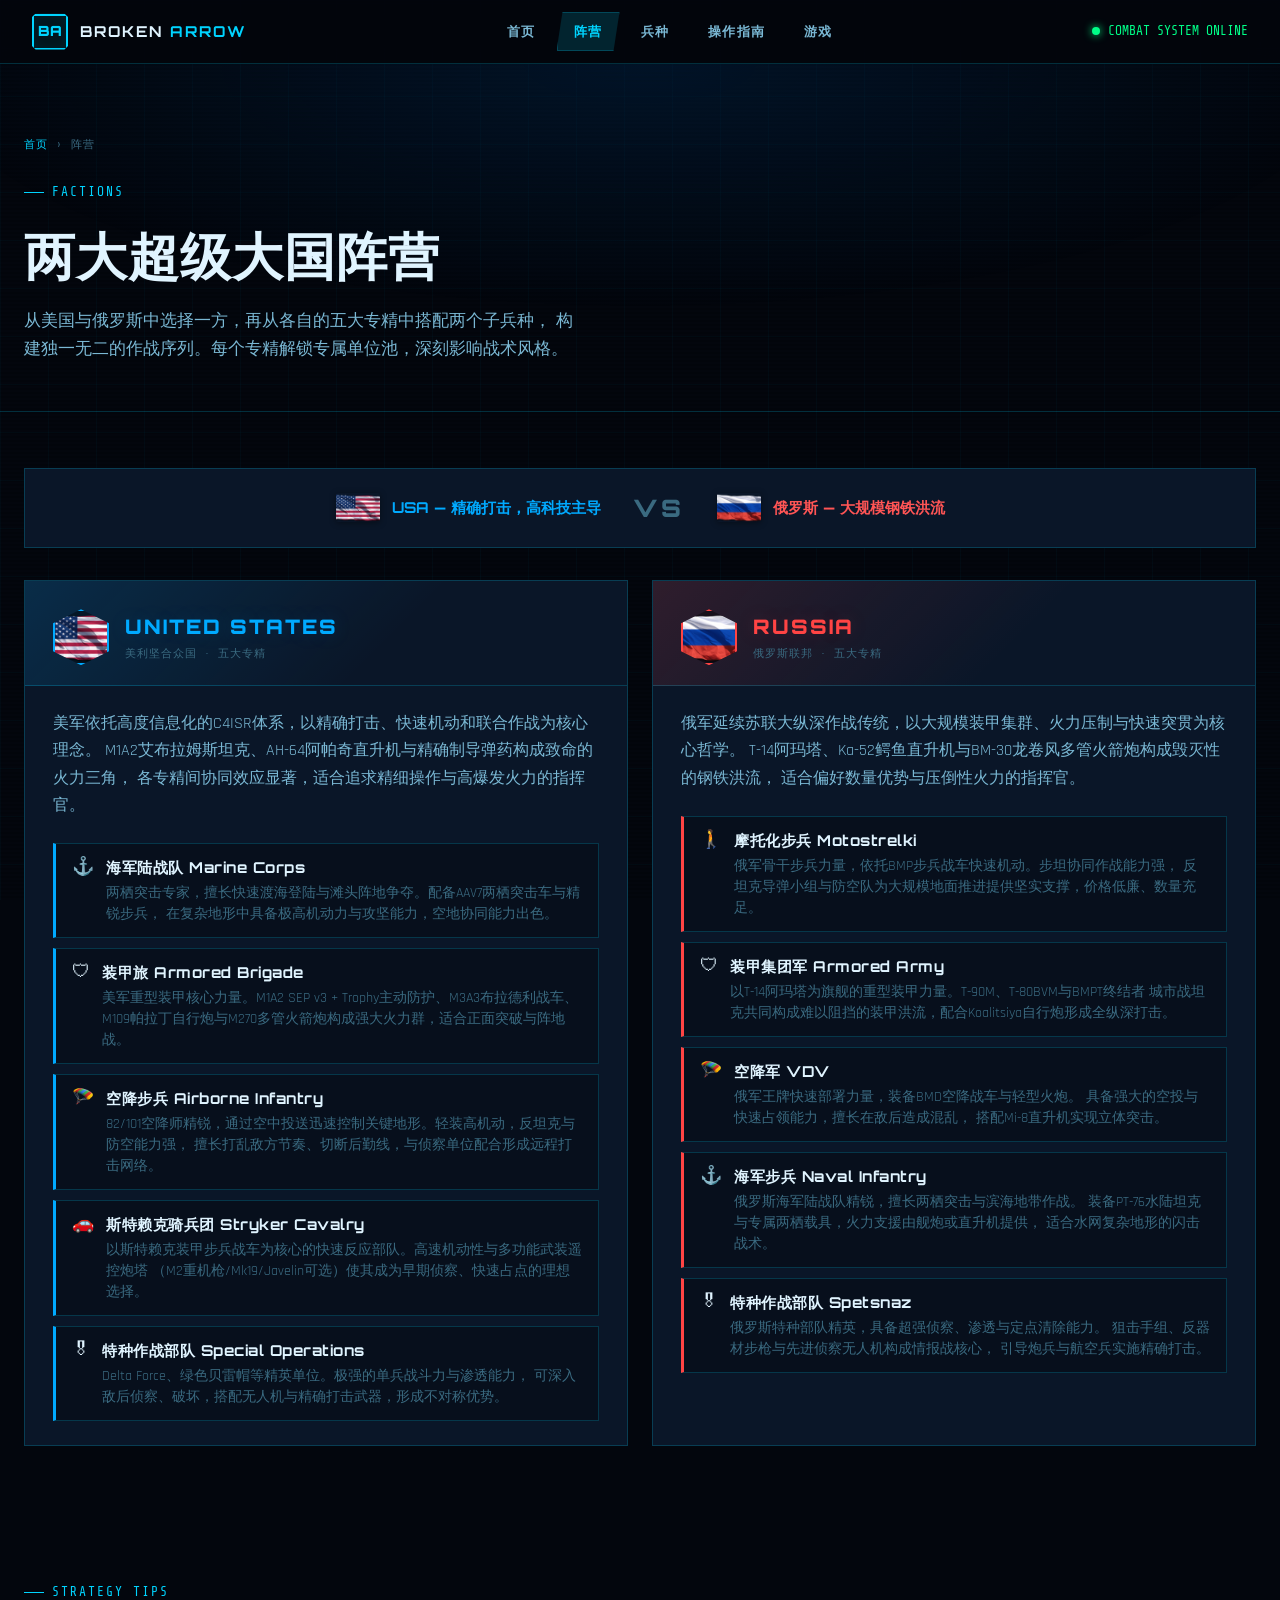
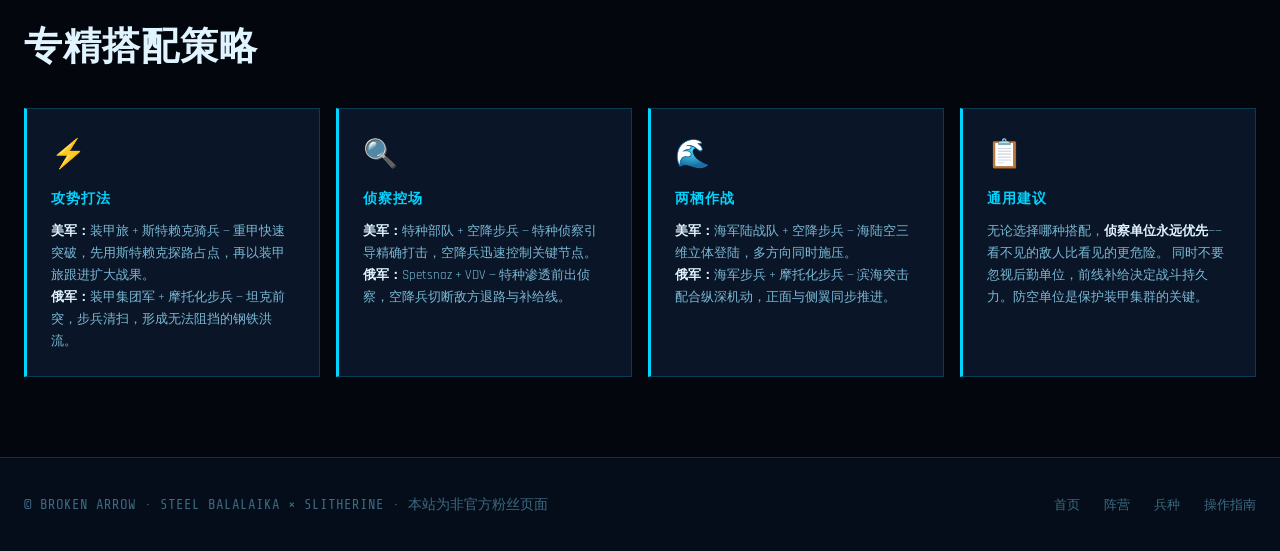
<file: factions.html>
<!DOCTYPE html>
<html lang="zh-CN">
<head>
  <meta charset="UTF-8" />
  <meta name="viewport" content="width=device-width, initial-scale=1.0, viewport-fit=cover" />
  <title>阵营 — 断箭 BROKEN ARROW</title>
  <link rel="stylesheet" href="style.css" />
</head>
<body>

<nav class="navbar">
  <a href="index.html" class="nav-logo">
    <div class="nav-logo-icon">BA</div>
    <span class="nav-logo-text">BROKEN <span>ARROW</span></span>
  </a>
  <ul class="nav-links">
    <li><a href="index.html">首页</a></li>
    <li><a href="factions.html" class="active">阵营</a></li>
    <li><a href="units.html">兵种</a></li>
    <li><a href="controls.html">操作指南</a></li>
    <li><a href="https://store.steampowered.com/app/1604270/Broken_Arrow/" target="_blank" rel="noopener" class="">游戏</a></li>
  </ul>
  <div class="nav-status">COMBAT SYSTEM ONLINE</div>
</nav>

<div class="page-content">

  <!-- 页面英雄区 -->
  <div class="page-hero">
    <div class="page-hero-bg"></div>
    <div class="container page-hero-content">
      <div class="breadcrumb">
        <a href="index.html">首页</a>
        <span class="breadcrumb-sep">›</span>
        <span>阵营</span>
      </div>
      <div class="section-tag" style="margin-bottom:12px">FACTIONS</div>
      <h1 class="section-title" style="font-size:clamp(28px,4vw,52px);margin-bottom:12px">两大超级大国阵营</h1>
      <p class="section-desc">
        从美国与俄罗斯中选择一方，再从各自的五大专精中搭配两个子兵种，
        构建独一无二的作战序列。每个专精解锁专属单位池，深刻影响战术风格。
      </p>
    </div>
  </div>

  <!-- 阵营对比简介 -->
  <section style="padding:56px 0 32px">
    <div class="container">
      <div class="faction-compare-bar">
        <div class="compare-usa">
          <span class="compare-flag"><img src="参考资源/BArmory.net _ 机库_files/usa flag.png" alt="USA" class="compare-flag-img"></span>
          <span class="compare-label">USA — 精确打击，高科技主导</span>
        </div>
        <div class="compare-vs">VS</div>
        <div class="compare-russia">
          <span class="compare-flag"><img src="参考资源/BArmory.net _ 机库_files/rus flag.png" alt="RUS" class="compare-flag-img"></span>
          <span class="compare-label">俄罗斯 — 大规模钢铁洪流</span>
        </div>
      </div>
    </div>
  </section>

  <!-- 双阵营详情 -->
  <section style="padding-top:0">
    <div class="container">
      <div class="factions-grid">

        <!-- ===== 美国 ===== -->
        <div class="faction-card usa">
          <div class="faction-header">
            <div class="faction-emblem"><img src="参考资源/BArmory.net _ 机库_files/usa flag.png" alt="USA" class="emblem-flag-img"></div>
            <div>
              <div class="faction-name">UNITED STATES</div>
              <div class="faction-subtitle">美利坚合众国 · 五大专精</div>
            </div>
          </div>
          <div class="faction-body">
            <p class="faction-desc">
              美军依托高度信息化的C4ISR体系，以精确打击、快速机动和联合作战为核心理念。
              M1A2艾布拉姆斯坦克、AH-64阿帕奇直升机与精确制导弹药构成致命的火力三角，
              各专精间协同效应显著，适合追求精细操作与高爆发火力的指挥官。
            </p>
            <ul class="spec-list">
              <li class="spec-item">
                <div class="spec-icon">⚓</div>
                <div class="spec-info">
                  <div class="spec-name">海军陆战队 Marine Corps</div>
                  <div class="spec-desc">
                    两栖突击专家，擅长快速渡海登陆与滩头阵地争夺。配备AAV7两栖突击车与精锐步兵，
                    在复杂地形中具备极高机动力与攻坚能力，空地协同能力出色。
                  </div>
                </div>
              </li>
              <li class="spec-item">
                <div class="spec-icon">🛡</div>
                <div class="spec-info">
                  <div class="spec-name">装甲旅 Armored Brigade</div>
                  <div class="spec-desc">
                    美军重型装甲核心力量。M1A2 SEP v3 + Trophy主动防护、M3A3布拉德利战车、
                    M109帕拉丁自行炮与M270多管火箭炮构成强大火力群，适合正面突破与阵地战。
                  </div>
                </div>
              </li>
              <li class="spec-item">
                <div class="spec-icon">🪂</div>
                <div class="spec-info">
                  <div class="spec-name">空降步兵 Airborne Infantry</div>
                  <div class="spec-desc">
                    82/101空降师精锐，通过空中投送迅速控制关键地形。轻装高机动，反坦克与防空能力强，
                    擅长打乱敌方节奏、切断后勤线，与侦察单位配合形成远程打击网络。
                  </div>
                </div>
              </li>
              <li class="spec-item">
                <div class="spec-icon">🚗</div>
                <div class="spec-info">
                  <div class="spec-name">斯特赖克骑兵团 Stryker Cavalry</div>
                  <div class="spec-desc">
                    以斯特赖克装甲步兵战车为核心的快速反应部队。高速机动性与多功能武装遥控炮塔
                    （M2重机枪/Mk19/Javelin可选）使其成为早期侦察、快速占点的理想选择。
                  </div>
                </div>
              </li>
              <li class="spec-item">
                <div class="spec-icon">🎖</div>
                <div class="spec-info">
                  <div class="spec-name">特种作战部队 Special Operations</div>
                  <div class="spec-desc">
                    Delta Force、绿色贝雷帽等精英单位。极强的单兵战斗力与渗透能力，
                    可深入敌后侦察、破坏，搭配无人机与精确打击武器，形成不对称优势。
                  </div>
                </div>
              </li>
            </ul>
          </div>
        </div>

        <!-- ===== 俄罗斯 ===== -->
        <div class="faction-card russia">
          <div class="faction-header">
            <div class="faction-emblem"><img src="参考资源/BArmory.net _ 机库_files/rus flag.png" alt="RUS" class="emblem-flag-img"></div>
            <div>
              <div class="faction-name">RUSSIA</div>
              <div class="faction-subtitle">俄罗斯联邦 · 五大专精</div>
            </div>
          </div>
          <div class="faction-body">
            <p class="faction-desc">
              俄军延续苏联大纵深作战传统，以大规模装甲集群、火力压制与快速突贯为核心哲学。
              T-14阿玛塔、Ka-52鳄鱼直升机与BM-30龙卷风多管火箭炮构成毁灭性的钢铁洪流，
              适合偏好数量优势与压倒性火力的指挥官。
            </p>
            <ul class="spec-list">
              <li class="spec-item">
                <div class="spec-icon">🚶</div>
                <div class="spec-info">
                  <div class="spec-name">摩托化步兵 Motostrelki</div>
                  <div class="spec-desc">
                    俄军骨干步兵力量，依托BMP步兵战车快速机动。步坦协同作战能力强，
                    反坦克导弹小组与防空队为大规模地面推进提供坚实支撑，价格低廉、数量充足。
                  </div>
                </div>
              </li>
              <li class="spec-item">
                <div class="spec-icon">🛡</div>
                <div class="spec-info">
                  <div class="spec-name">装甲集团军 Armored Army</div>
                  <div class="spec-desc">
                    以T-14阿玛塔为旗舰的重型装甲力量。T-90M、T-80BVM与BMPT终结者
                    城市战坦克共同构成难以阻挡的装甲洪流，配合Koalitsiya自行炮形成全纵深打击。
                  </div>
                </div>
              </li>
              <li class="spec-item">
                <div class="spec-icon">🪂</div>
                <div class="spec-info">
                  <div class="spec-name">空降军 VDV</div>
                  <div class="spec-desc">
                    俄军王牌快速部署力量，装备BMD空降战车与轻型火炮。
                    具备强大的空投与快速占领能力，擅长在敌后造成混乱，
                    搭配Mi-8直升机实现立体突击。
                  </div>
                </div>
              </li>
              <li class="spec-item">
                <div class="spec-icon">⚓</div>
                <div class="spec-info">
                  <div class="spec-name">海军步兵 Naval Infantry</div>
                  <div class="spec-desc">
                    俄罗斯海军陆战队精锐，擅长两栖突击与滨海地带作战。
                    装备PT-76水陆坦克与专属两栖载具，火力支援由舰炮或直升机提供，
                    适合水网复杂地形的闪击战术。
                  </div>
                </div>
              </li>
              <li class="spec-item">
                <div class="spec-icon">🎖</div>
                <div class="spec-info">
                  <div class="spec-name">特种作战部队 Spetsnaz</div>
                  <div class="spec-desc">
                    俄罗斯特种部队精英，具备超强侦察、渗透与定点清除能力。
                    狙击手组、反器材步枪与先进侦察无人机构成情报战核心，
                    引导炮兵与航空兵实施精确打击。
                  </div>
                </div>
              </li>
            </ul>
          </div>
        </div>

      </div><!-- /factions-grid -->
    </div>
  </section>

  <!-- 专精选择策略提示 -->
  <section style="padding:48px 0 80px">
    <div class="container">
      <div class="section-tag" style="margin-bottom:12px">STRATEGY TIPS</div>
      <h2 class="section-title" style="margin-bottom:32px">专精搭配策略</h2>
      <div class="tips-grid">
        <div class="tip-card">
          <div class="tip-icon">⚡</div>
          <div class="tip-title">攻势打法</div>
          <div class="tip-desc">
            <strong>美军：</strong>装甲旅 + 斯特赖克骑兵 — 重甲快速突破，先用斯特赖克探路占点，再以装甲旅跟进扩大战果。<br>
            <strong>俄军：</strong>装甲集团军 + 摩托化步兵 — 坦克前突，步兵清扫，形成无法阻挡的钢铁洪流。
          </div>
        </div>
        <div class="tip-card">
          <div class="tip-icon">🔍</div>
          <div class="tip-title">侦察控场</div>
          <div class="tip-desc">
            <strong>美军：</strong>特种部队 + 空降步兵 — 特种侦察引导精确打击，空降兵迅速控制关键节点。<br>
            <strong>俄军：</strong>Spetsnaz + VDV — 特种渗透前出侦察，空降兵切断敌方退路与补给线。
          </div>
        </div>
        <div class="tip-card">
          <div class="tip-icon">🌊</div>
          <div class="tip-title">两栖作战</div>
          <div class="tip-desc">
            <strong>美军：</strong>海军陆战队 + 空降步兵 — 海陆空三维立体登陆，多方向同时施压。<br>
            <strong>俄军：</strong>海军步兵 + 摩托化步兵 — 滨海突击配合纵深机动，正面与侧翼同步推进。
          </div>
        </div>
        <div class="tip-card">
          <div class="tip-icon">📋</div>
          <div class="tip-title">通用建议</div>
          <div class="tip-desc">
            无论选择哪种搭配，<strong>侦察单位永远优先</strong>——看不见的敌人比看见的更危险。
            同时不要忽视后勤单位，前线补给决定战斗持久力。防空单位是保护装甲集群的关键。
          </div>
        </div>
      </div>
    </div>
  </section>

</div>

<footer>
  <div class="container">
    <div class="footer-inner">
      <div class="footer-text">© BROKEN ARROW · STEEL BALALAIKA × SLITHERINE · 本站为非官方粉丝页面</div>
      <ul class="footer-links">
        <li><a href="index.html">首页</a></li>
        <li><a href="factions.html">阵营</a></li>
        <li><a href="units.html">兵种</a></li>
    <li><a href="controls.html">操作指南</a></li>
      </ul>
    </div>
  </div>
</footer>

<style>
.faction-compare-bar {
  display: flex;
  align-items: center;
  justify-content: center;
  gap: 32px;
  padding: 20px 32px;
  background: var(--bg-panel);
  border: 1px solid var(--border);
  flex-wrap: wrap;
}
.compare-usa, .compare-russia {
  display: flex; align-items: center; gap: 12px;
  font-family: var(--font-display); font-size: 15px; font-weight: 700;
}
.compare-usa { color: #00aaff; }
.compare-russia { color: #ff5555; }
.compare-flag { display: inline-flex; align-items: center; }
.compare-flag-img { width: 44px; height: 29px; object-fit: cover; border-radius: 2px; box-shadow: 0 1px 6px rgba(0,0,0,0.4); display: block; }
.compare-vs {
  font-family: var(--font-display); font-size: 24px; font-weight: 900;
  color: var(--text-muted); letter-spacing: 4px;
}
@media (max-width: 600px) {
  .faction-compare-bar { flex-direction: column; gap: 12px; text-align: center; }
  .compare-usa, .compare-russia { justify-content: center; }
}
.tips-grid {
  display: grid;
  grid-template-columns: repeat(auto-fit, minmax(280px, 1fr));
  gap: 16px;
}
.tip-card {
  background: var(--bg-panel);
  border: 1px solid var(--border);
  border-left: 3px solid var(--cyan);
  padding: 24px;
  transition: border-color 0.2s, background 0.2s;
}
.tip-card:hover { background: var(--bg-card); border-color: var(--border-bright); }
.tip-icon { font-size: 28px; margin-bottom: 10px; }
.tip-title { font-family: var(--font-display); font-size: 14px; font-weight: 700; color: var(--cyan); margin-bottom: 10px; letter-spacing: 1px; }
.tip-desc { font-size: 13px; color: var(--text-secondary); line-height: 1.7; }
.tip-desc strong { color: var(--text-primary); }
</style>

<script>
(function(){
  var btn=document.createElement('button');
  btn.className='hamburger';btn.setAttribute('aria-label','菜单');
  btn.innerHTML='<span></span><span></span><span></span>';
  var nav=document.querySelector('.navbar'),links=document.querySelector('.nav-links');
  if(!nav||!links)return;
  nav.appendChild(btn);
  btn.addEventListener('click',function(){btn.classList.toggle('open');links.classList.toggle('open');});
  links.querySelectorAll('a').forEach(function(a){a.addEventListener('click',function(){btn.classList.remove('open');links.classList.remove('open');});});
})();
</script>
</body>
</html>
</file>
<file: style.css>
/* =============================================
   BROKEN ARROW — 科技军事主题设计系统
   ============================================= */

@import url('https://fonts.googleapis.com/css2?family=Rajdhani:wght@300;400;500;600;700&family=Share+Tech+Mono&family=Orbitron:wght@400;700;900&display=swap');

:root {
  --bg-void:        #03060d;
  --bg-deep:        #060d1a;
  --bg-panel:       #0a1628;
  --bg-card:        #0d1f38;
  --bg-card-hover:  #112540;

  --cyan:           #00d4ff;
  --cyan-dim:       #0099cc;
  --cyan-glow:      rgba(0, 212, 255, 0.15);
  --green:          #00ff88;
  --green-dim:      #00cc66;
  --amber:          #ffaa00;
  --red:            #ff3355;
  --purple:         #8844ff;

  --text-primary:   #e0f4ff;
  --text-secondary: #7ab8d4;
  --text-muted:     #3a6a80;
  --text-label:     #00d4ff;

  --border:         rgba(0, 212, 255, 0.2);
  --border-bright:  rgba(0, 212, 255, 0.6);
  --border-green:   rgba(0, 255, 136, 0.35);

  --font-display:   'Orbitron', monospace;
  --font-ui:        'Rajdhani', sans-serif;
  --font-mono:      'Share Tech Mono', monospace;
}

*, *::before, *::after { box-sizing: border-box; margin: 0; padding: 0; }

html { scroll-behavior: smooth; font-size: 115%; }

body {
  background: var(--bg-void);
  color: var(--text-primary);
  font-family: var(--font-ui);
  font-size: 18px;
  line-height: 1.6;
  overflow-x: hidden;
}

/* ── 背景网格纹理 ── */
body::before {
  content: '';
  position: fixed;
  inset: 0;
  background-image:
    linear-gradient(rgba(0,212,255,0.03) 1px, transparent 1px),
    linear-gradient(90deg, rgba(0,212,255,0.03) 1px, transparent 1px);
  background-size: 48px 48px;
  pointer-events: none;
  z-index: 0;
}

/* ── 扫描线叠层 ── */
body::after {
  content: '';
  position: fixed;
  inset: 0;
  background: repeating-linear-gradient(
    0deg,
    transparent,
    transparent 2px,
    rgba(0,0,0,0.08) 2px,
    rgba(0,0,0,0.08) 4px
  );
  pointer-events: none;
  z-index: 0;
}

/* ============================================
   导航栏
   ============================================ */
.navbar {
  position: fixed;
  top: 0; left: 0; right: 0;
  z-index: 1000;
  height: 64px;
  display: flex;
  align-items: center;
  justify-content: space-between;
  padding: 0 32px;
  background: rgba(3, 6, 13, 0.92);
  border-bottom: 1px solid var(--border);
  backdrop-filter: blur(12px);
}

.nav-logo {
  display: flex;
  align-items: center;
  gap: 12px;
  text-decoration: none;
}

.nav-logo-icon {
  width: 36px; height: 36px;
  border: 2px solid var(--cyan);
  display: flex; align-items: center; justify-content: center;
  font-family: var(--font-display);
  font-size: 14px;
  font-weight: 900;
  color: var(--cyan);
  position: relative;
  clip-path: polygon(10% 0%, 90% 0%, 100% 10%, 100% 90%, 90% 100%, 10% 100%, 0% 90%, 0% 10%);
  background: rgba(0,212,255,0.08);
  box-shadow: 0 0 12px rgba(0,212,255,0.3), inset 0 0 12px rgba(0,212,255,0.05);
}

.nav-logo-text {
  font-family: var(--font-display);
  font-size: 15px;
  font-weight: 700;
  color: var(--text-primary);
  letter-spacing: 2px;
}

.nav-logo-text span { color: var(--cyan); }

.nav-links {
  display: flex;
  align-items: center;
  gap: 4px;
  list-style: none;
}

.nav-links a {
  display: flex;
  align-items: center;
  gap: 6px;
  padding: 8px 16px;
  text-decoration: none;
  font-family: var(--font-display);
  font-size: 13px;
  font-weight: 700;
  letter-spacing: 1.5px;
  color: var(--text-secondary);
  border: 1px solid transparent;
  transition: all 0.2s ease;
  clip-path: polygon(6px 0%, 100% 0%, calc(100% - 6px) 100%, 0% 100%);
}

.nav-links a:hover,
.nav-links a.active {
  color: var(--cyan);
  border-color: var(--border);
  background: var(--cyan-glow);
}

.nav-links a.nav-download {
  color: var(--green);
  border-color: var(--border-green);
  background: rgba(0,255,136,0.06);
}
.nav-links a.nav-download:hover {
  color: #fff;
  background: rgba(0,255,136,0.18);
  border-color: var(--green);
}

.nav-status {
  display: flex;
  align-items: center;
  gap: 8px;
  font-family: var(--font-mono);
  font-size: 13px;
  color: var(--green);
}

.nav-status::before {
  content: '';
  width: 8px; height: 8px;
  border-radius: 50%;
  background: var(--green);
  box-shadow: 0 0 8px var(--green);
  animation: pulse 2s infinite;
}

@keyframes pulse {
  0%, 100% { opacity: 1; }
  50% { opacity: 0.4; }
}

/* ============================================
   布局容器
   ============================================ */
.page-content { padding-top: 64px; position: relative; z-index: 1; }

.container {
  max-width: 1280px;
  margin: 0 auto;
  padding: 0 24px;
}

/* ============================================
   英雄区
   ============================================ */
.hero {
  min-height: calc(100vh - 64px);
  display: flex;
  align-items: center;
  position: relative;
  overflow: hidden;
  padding: 80px 0;
}

.hero-bg {
  position: absolute;
  inset: 0;
  background:
    radial-gradient(ellipse 60% 50% at 70% 50%, rgba(0,60,100,0.4) 0%, transparent 70%),
    radial-gradient(ellipse 40% 60% at 20% 80%, rgba(0,20,60,0.6) 0%, transparent 60%);
}

.hero-grid-accent {
  position: absolute;
  right: 0; top: 0; bottom: 0;
  width: 50%;
  background-image:
    linear-gradient(rgba(0,212,255,0.06) 1px, transparent 1px),
    linear-gradient(90deg, rgba(0,212,255,0.06) 1px, transparent 1px);
  background-size: 32px 32px;
  mask-image: linear-gradient(to left, black 20%, transparent 80%);
}

.hero-content { position: relative; z-index: 2; max-width: 640px; }

.hero-tag {
  display: inline-flex;
  align-items: center;
  gap: 8px;
  padding: 6px 14px;
  border: 1px solid var(--border-green);
  background: rgba(0,255,136,0.06);
  font-family: var(--font-mono);
  font-size: 11px;
  color: var(--green);
  letter-spacing: 2px;
  margin-bottom: 24px;
}

.hero-tag::before {
  content: '▶';
  font-size: 8px;
}

.hero-title {
  font-family: var(--font-display);
  font-size: clamp(36px, 5vw, 68px);
  font-weight: 900;
  line-height: 1;
  letter-spacing: 2px;
  margin-bottom: 8px;
  color: var(--text-primary);
}

.hero-title .highlight {
  color: var(--cyan);
  text-shadow: 0 0 30px rgba(0,212,255,0.5);
  display: block;
}

.hero-subtitle {
  font-family: var(--font-display);
  font-size: clamp(13px, 1.5vw, 18px);
  color: var(--text-secondary);
  letter-spacing: 4px;
  margin-bottom: 32px;
}

.hero-desc {
  font-size: 18px;
  color: var(--text-secondary);
  line-height: 1.8;
  margin-bottom: 48px;
  max-width: 520px;
}

.hero-stats {
  display: flex;
  gap: 32px;
  margin-bottom: 48px;
}

.stat-item {
  text-align: left;
}

.stat-num {
  font-family: var(--font-display);
  font-size: 32px;
  font-weight: 900;
  color: var(--cyan);
  text-shadow: 0 0 20px rgba(0,212,255,0.4);
  line-height: 1;
}

.stat-label {
  font-family: var(--font-mono);
  font-size: 11px;
  color: var(--text-muted);
  letter-spacing: 1px;
  margin-top: 4px;
}

.hero-actions { display: flex; gap: 16px; flex-wrap: wrap; }

/* ============================================
   按钮
   ============================================ */
.btn {
  display: inline-flex;
  align-items: center;
  gap: 8px;
  padding: 12px 28px;
  font-family: var(--font-display);
  font-size: 12px;
  font-weight: 700;
  letter-spacing: 2px;
  text-decoration: none;
  cursor: pointer;
  border: none;
  transition: all 0.2s ease;
  position: relative;
  overflow: hidden;
}

.btn::before {
  content: '';
  position: absolute;
  inset: 0;
  background: linear-gradient(135deg, rgba(255,255,255,0.1) 0%, transparent 50%);
  opacity: 0;
  transition: opacity 0.2s;
}

.btn:hover::before { opacity: 1; }

.btn-primary {
  background: var(--cyan);
  color: var(--bg-void);
  clip-path: polygon(12px 0%, 100% 0%, calc(100% - 12px) 100%, 0% 100%);
  box-shadow: 0 0 20px rgba(0,212,255,0.4);
}

.btn-primary:hover {
  box-shadow: 0 0 40px rgba(0,212,255,0.7);
  transform: translateY(-1px);
}

.btn-outline {
  background: transparent;
  color: var(--cyan);
  border: 1px solid var(--cyan);
  clip-path: polygon(12px 0%, 100% 0%, calc(100% - 12px) 100%, 0% 100%);
}

.btn-outline:hover {
  background: var(--cyan-glow);
  box-shadow: 0 0 20px rgba(0,212,255,0.3);
}

.btn-green {
  background: var(--green);
  color: var(--bg-void);
  clip-path: polygon(12px 0%, 100% 0%, calc(100% - 12px) 100%, 0% 100%);
  box-shadow: 0 0 20px rgba(0,255,136,0.4);
}

/* ============================================
   章节通用
   ============================================ */
section { padding: 80px 0; }

.section-header { margin-bottom: 56px; }

.section-tag {
  display: inline-flex;
  align-items: center;
  gap: 8px;
  font-family: var(--font-mono);
  font-size: 13px;
  color: var(--cyan);
  letter-spacing: 2px;
  margin-bottom: 12px;
}

.section-tag::before {
  content: '';
  width: 20px; height: 1px;
  background: var(--cyan);
}

.section-title {
  font-family: var(--font-display);
  font-size: clamp(24px, 3vw, 38px);
  font-weight: 700;
  color: var(--text-primary);
  letter-spacing: 1px;
  margin-bottom: 12px;
}

.section-desc {
  font-size: 17px;
  color: var(--text-secondary);
  max-width: 560px;
}

/* ============================================
   特性卡片
   ============================================ */
.features-grid {
  display: grid;
  grid-template-columns: repeat(auto-fit, minmax(260px, 1fr));
  gap: 1px;
  background: var(--border);
}

.feature-card {
  background: var(--bg-panel);
  padding: 32px;
  position: relative;
  transition: background 0.2s;
}

.feature-card::before {
  content: '';
  position: absolute;
  top: 0; left: 0; right: 0;
  height: 2px;
  background: linear-gradient(90deg, transparent, var(--cyan), transparent);
  opacity: 0;
  transition: opacity 0.2s;
}

.feature-card:hover { background: var(--bg-card); }
.feature-card:hover::before { opacity: 1; }

.feature-icon {
  width: 48px; height: 48px;
  margin-bottom: 20px;
  position: relative;
}

.feature-icon-inner {
  width: 100%; height: 100%;
  border: 1px solid var(--border-bright);
  background: var(--cyan-glow);
  display: flex; align-items: center; justify-content: center;
  font-size: 22px;
  clip-path: polygon(20% 0%, 80% 0%, 100% 20%, 100% 80%, 80% 100%, 20% 100%, 0% 80%, 0% 20%);
}

.feature-title {
  font-family: var(--font-display);
  font-size: 14px;
  font-weight: 700;
  color: var(--text-primary);
  letter-spacing: 1px;
  margin-bottom: 10px;
}

.feature-desc {
  font-size: 16px;
  color: var(--text-secondary);
  line-height: 1.7;
}

/* ============================================
   阵营卡片
   ============================================ */
.factions-grid {
  display: grid;
  grid-template-columns: 1fr 1fr;
  gap: 24px;
}

@media (max-width: 768px) {
  .factions-grid { grid-template-columns: 1fr; }
}

.faction-card {
  background: var(--bg-panel);
  border: 1px solid var(--border);
  position: relative;
  overflow: hidden;
  transition: border-color 0.3s, box-shadow 0.3s;
}

.faction-card:hover {
  border-color: var(--border-bright);
  box-shadow: 0 0 32px rgba(0,212,255,0.1);
}

.faction-card.usa { --faction-color: #00aaff; --faction-glow: rgba(0,170,255,0.15); }
.faction-card.russia { --faction-color: #ff4444; --faction-glow: rgba(255,68,68,0.15); }

.faction-header {
  padding: 28px 28px 20px;
  display: flex;
  align-items: center;
  gap: 16px;
  border-bottom: 1px solid var(--border);
  background: linear-gradient(135deg, var(--faction-glow) 0%, transparent 60%);
}

.faction-emblem {
  width: 56px; height: 56px;
  border: 2px solid var(--faction-color);
  display: flex; align-items: center; justify-content: center;
  background: rgba(0,0,0,0.4);
  clip-path: polygon(50% 0%, 100% 25%, 100% 75%, 50% 100%, 0% 75%, 0% 25%);
  box-shadow: 0 0 16px var(--faction-glow);
  overflow: hidden;
}
.emblem-flag-img {
  width: 100%; height: 100%; object-fit: cover;
}

.faction-name {
  font-family: var(--font-display);
  font-size: 20px;
  font-weight: 900;
  color: var(--faction-color);
  letter-spacing: 2px;
  text-shadow: 0 0 20px var(--faction-glow);
}

.faction-subtitle {
  font-family: var(--font-mono);
  font-size: 11px;
  color: var(--text-muted);
  letter-spacing: 1px;
  margin-top: 2px;
}

.faction-body { padding: 24px 28px; }

.faction-desc {
  font-size: 16px;
  color: var(--text-secondary);
  line-height: 1.7;
  margin-bottom: 24px;
}

.spec-list { list-style: none; display: flex; flex-direction: column; gap: 10px; }

.spec-item {
  display: flex;
  align-items: flex-start;
  gap: 12px;
  padding: 12px 16px;
  background: rgba(0,0,0,0.3);
  border: 1px solid var(--border);
  border-left: 3px solid var(--faction-color);
  transition: background 0.2s;
}

.spec-item:hover { background: rgba(0,212,255,0.04); }

.spec-icon { font-size: 18px; line-height: 1; flex-shrink: 0; margin-top: 2px; }

.spec-info {}

.spec-name {
  font-family: var(--font-display);
  font-size: 15px;
  font-weight: 700;
  color: var(--text-primary);
  letter-spacing: 0.5px;
}

.spec-desc {
  font-size: 14px;
  color: var(--text-muted);
  margin-top: 3px;
  line-height: 1.5;
}

/* ============================================
   兵种筛选栏
   ============================================ */
.filter-bar {
  display: flex;
  flex-wrap: wrap;
  gap: 8px;
  margin-bottom: 16px;
}

.filter-btn {
  display: inline-flex;
  align-items: center;
  gap: 6px;
  padding: 9px 18px;
  font-family: var(--font-display);
  font-size: 13px;
  font-weight: 700;
  letter-spacing: 1px;
  cursor: pointer;
  border: 1px solid var(--border);
  background: transparent;
  color: var(--text-secondary);
  transition: all 0.2s;
  clip-path: polygon(8px 0%, 100% 0%, calc(100% - 8px) 100%, 0% 100%);
}

.filter-btn:hover {
  border-color: var(--cyan);
  color: var(--cyan);
  background: var(--cyan-glow);
}

.filter-btn.active {
  border-color: var(--cyan);
  color: var(--bg-void);
  background: var(--cyan);
}

.filter-btn.faction-btn.active-usa {
  border-color: #00aaff;
  color: var(--bg-void);
  background: #00aaff;
}

.filter-btn.faction-btn.active-russia {
  border-color: #ff4444;
  color: #fff;
  background: #ff4444;
}

.filters-section {
  background: var(--bg-panel);
  border: 1px solid var(--border);
  padding: 20px 24px;
  margin-bottom: 32px;
}

.filter-label {
  font-family: var(--font-mono);
  font-size: 12px;
  color: var(--text-muted);
  letter-spacing: 2px;
  margin-bottom: 10px;
}

/* ============================================
   兵种卡片网格
   ============================================ */
.units-grid {
  display: grid;
  grid-template-columns: repeat(auto-fill, minmax(340px, 1fr));
  gap: 16px;
}

.unit-card {
  background: var(--bg-card);
  border: 1px solid var(--border);
  overflow: hidden;
  transition: border-color 0.25s, box-shadow 0.25s, transform 0.25s;
  cursor: pointer;
  position: relative;
}

.unit-card::before {
  content: '';
  position: absolute;
  top: 0; left: 0; right: 0;
  height: 1px;
  transition: opacity 0.2s;
  opacity: 0;
}

.unit-card.usa::before { background: linear-gradient(90deg, transparent, #00aaff, transparent); }
.unit-card.russia::before { background: linear-gradient(90deg, transparent, #ff4444, transparent); }

.unit-card:hover {
  border-color: var(--border-bright);
  box-shadow: 0 4px 24px rgba(0,212,255,0.12);
  transform: translateY(-2px);
}

.unit-card:hover::before { opacity: 1; }

.unit-card-header {
  padding: 12px 16px 10px;
  display: flex;
  align-items: flex-start;
  justify-content: space-between;
  gap: 12px;
  border-bottom: 1px solid var(--border);
}

/* ── 兵种图片区 ── */
.unit-img-wrap {
  flex-shrink: 0;
  width: 80px;
  height: 80px;
  display: flex;
  align-items: center;
  justify-content: center;
  background: rgba(0, 0, 0, 0.35);
  border: 1px solid var(--border);
  overflow: hidden;
  position: relative;
}
.unit-img-wrap::after {
  content: '';
  position: absolute;
  inset: 0;
  background: linear-gradient(135deg, rgba(0,212,255,0.06) 0%, transparent 60%);
  pointer-events: none;
}
.unit-img-wrap.usa  { border-color: rgba(0,170,255,0.3); }
.unit-img-wrap.russia { border-color: rgba(255,68,68,0.3); }
.unit-img {
  width: 100%;
  height: 100%;
  object-fit: contain;
  image-rendering: auto;
  padding: 4px;
}
.unit-img-svg {
  display: flex;
  align-items: center;
  justify-content: center;
  width: 100%;
  height: 100%;
}

/* ── 单位名称区（现在靠右有图片）── */
.unit-title-area {
  flex: 1;
  min-width: 0;
}

/* ── 费用区 ── */
.unit-cost-wrap {
  flex-shrink: 0;
  text-align: right;
}

.unit-name {
  font-family: var(--font-display);
  font-size: 15px;
  font-weight: 700;
  color: var(--text-primary);
  letter-spacing: 0.5px;
  margin-bottom: 6px;
}

.unit-badges { display: flex; gap: 6px; flex-wrap: wrap; }

.badge {
  display: inline-flex;
  align-items: center;
  gap: 4px;
  padding: 3px 9px;
  font-family: var(--font-mono);
  font-size: 12px;
  letter-spacing: 1px;
  border: 1px solid;
}

.badge-category { color: var(--cyan); border-color: rgba(0,212,255,0.3); background: rgba(0,212,255,0.06); }
.badge-usa      { color: #00aaff; border-color: rgba(0,170,255,0.3); background: rgba(0,170,255,0.06); }
.badge-russia   { color: #ff6666; border-color: rgba(255,102,102,0.3); background: rgba(255,68,68,0.06); }

.badge-spec          { font-size: 10px; padding: 2px 7px; }
.badge-spec.general  { color: var(--amber); border-color: rgba(255,170,0,0.35); background: rgba(255,170,0,0.06); }
.badge-spec.usa      { color: #5bb8ff; border-color: rgba(91,184,255,0.3); background: rgba(91,184,255,0.05); }
.badge-spec.russia   { color: #ff8888; border-color: rgba(255,136,136,0.3); background: rgba(255,136,136,0.05); }

.unit-spec-badges { display: flex; flex-wrap: wrap; gap: 4px; margin-top: 4px; }

/* ── 分类内专精子标签 ── */
/* 专精子分组 */
.spec-subgroup {
  margin-bottom: 24px;
}
.spec-subgroup-header {
  display: flex;
  align-items: center;
  gap: 8px;
  padding: 7px 16px;
  margin-bottom: 12px;
  font-family: var(--font-mono);
  font-size: 11px;
  font-weight: 700;
  letter-spacing: 1.5px;
  border-left: 3px solid;
  text-transform: uppercase;
}
.spec-subgroup-header.usa {
  border-color: rgba(77,184,255,0.7);
  background: rgba(77,184,255,0.05);
  color: #4db8ff;
}
.spec-subgroup-header.russia {
  border-color: rgba(255,112,112,0.7);
  background: rgba(255,68,68,0.05);
  color: #ff7070;
}
.spec-subgroup-icon { font-size: 14px; line-height: 1; }
.spec-subgroup-label { flex: 1; }
.spec-subgroup-count { font-size: 10px; opacity: 0.65; }

.unit-cost {
  font-family: var(--font-display);
  font-size: 20px;
  font-weight: 900;
  color: var(--amber);
  text-align: right;
  flex-shrink: 0;
}

.unit-cost-label {
  font-family: var(--font-mono);
  font-size: 9px;
  color: var(--text-muted);
  text-align: right;
  letter-spacing: 1px;
}

.unit-card-body { padding: 14px 20px; }

.unit-desc {
  font-size: 15px;
  color: var(--text-secondary);
  line-height: 1.6;
  margin-bottom: 14px;
}

/* 配件区域 */
.unit-equip-toggle {
  display: flex;
  align-items: center;
  justify-content: space-between;
  padding: 9px 14px;
  background: rgba(0,0,0,0.3);
  border: 1px solid var(--border);
  cursor: pointer;
  font-family: var(--font-mono);
  font-size: 12px;
  color: var(--text-label);
  letter-spacing: 1.5px;
  transition: background 0.2s;
  margin-bottom: 0;
}

.unit-equip-toggle:hover { background: var(--cyan-glow); }

.toggle-arrow {
  transition: transform 0.25s;
  font-size: 10px;
}

.unit-equip-toggle.open .toggle-arrow { transform: rotate(180deg); }

.unit-equip-panel {
  display: none;
  border: 1px solid var(--border);
  border-top: none;
  background: rgba(0,0,0,0.25);
}

.unit-equip-panel.open { display: block; }

.equip-list { list-style: none; }

.equip-item {
  padding: 10px 14px;
  border-bottom: 1px solid rgba(0,212,255,0.08);
  display: flex;
  gap: 10px;
}

.equip-item:last-child { border-bottom: none; }

.equip-icon {
  font-size: 14px;
  flex-shrink: 0;
  margin-top: 1px;
  opacity: 0.85;
}

.equip-info {}

.equip-name {
  font-family: var(--font-display);
  font-size: 14px;
  font-weight: 600;
  color: var(--text-primary);
  margin-bottom: 3px;
  display: flex;
  align-items: center;
  gap: 8px;
  flex-wrap: wrap;
}

.equip-pts {
  font-family: var(--font-mono);
  font-size: 11px;
  color: var(--amber);
  background: rgba(255,170,0,0.1);
  border: 1px solid rgba(255,170,0,0.3);
  padding: 1px 6px;
  letter-spacing: 0.5px;
  white-space: nowrap;
}

.equip-desc {
  font-size: 13px;
  color: var(--text-muted);
  line-height: 1.5;
}

/* 单位计数 */
.units-count {
  font-family: var(--font-mono);
  font-size: 14px;
  color: var(--text-muted);
  margin-bottom: 20px;
}

.units-count span { color: var(--cyan); }

/* 兵种分类区块 */
.cat-section { margin-bottom: 48px; }

.cat-section-header {
  display: flex;
  align-items: center;
  gap: 14px;
  padding: 14px 20px;
  background: var(--bg-panel);
  border: 1px solid var(--border);
  border-left: 4px solid var(--cyan);
  margin-bottom: 16px;
  position: sticky;
  top: 64px;
  z-index: 10;
}

.cat-section-icon { font-size: 22px; }

.cat-section-title {
  font-family: var(--font-display);
  font-size: 16px;
  font-weight: 700;
  color: var(--cyan);
  letter-spacing: 2px;
  flex: 1;
}

.cat-section-en {
  font-family: var(--font-mono);
  font-size: 12px;
  color: var(--text-muted);
  letter-spacing: 1px;
}

.cat-section-count {
  font-family: var(--font-mono);
  font-size: 13px;
  color: var(--text-secondary);
  background: rgba(0,212,255,0.08);
  border: 1px solid var(--border);
  padding: 3px 10px;
}

/* ============================================
   页面顶部区 (内页英雄)
   ============================================ */
.page-hero {
  padding: 72px 0 48px;
  border-bottom: 1px solid var(--border);
  position: relative;
  overflow: hidden;
}

.page-hero-bg {
  position: absolute;
  inset: 0;
  background: radial-gradient(ellipse 80% 100% at 50% 0%, rgba(0,40,80,0.4) 0%, transparent 70%);
}

.page-hero-content { position: relative; z-index: 1; }

.breadcrumb {
  display: flex;
  align-items: center;
  gap: 8px;
  font-family: var(--font-mono);
  font-size: 11px;
  color: var(--text-muted);
  margin-bottom: 20px;
  letter-spacing: 1px;
}

.breadcrumb a { color: var(--cyan); text-decoration: none; }
.breadcrumb a:hover { text-decoration: underline; }
.breadcrumb-sep { color: var(--text-muted); }

/* ============================================
   底部
   ============================================ */
footer {
  border-top: 1px solid var(--border);
  padding: 32px 0;
  background: var(--bg-deep);
  position: relative;
  z-index: 1;
}

.footer-inner {
  display: flex;
  align-items: center;
  justify-content: space-between;
  flex-wrap: wrap;
  gap: 16px;
}

.footer-text {
  font-family: var(--font-mono);
  font-size: 14px;
  color: var(--text-muted);
}

.footer-links {
  display: flex;
  gap: 24px;
  list-style: none;
}

.footer-links a {
  font-family: var(--font-mono);
  font-size: 13px;
  color: var(--text-muted);
  text-decoration: none;
  transition: color 0.2s;
}

.footer-links a:hover { color: var(--cyan); }

/* ============================================
   分隔线 / 装饰
   ============================================ */
.divider {
  height: 1px;
  background: linear-gradient(90deg, transparent, var(--border-bright), transparent);
  margin: 0;
}

.corner-decoration {
  position: absolute;
  width: 16px; height: 16px;
  border-color: var(--cyan);
  border-style: solid;
  opacity: 0.5;
}

.corner-tl { top: 0; left: 0; border-width: 2px 0 0 2px; }
.corner-tr { top: 0; right: 0; border-width: 2px 2px 0 0; }
.corner-bl { bottom: 0; left: 0; border-width: 0 0 2px 2px; }
.corner-br { bottom: 0; right: 0; border-width: 0 2px 2px 0; }

/* ============================================
   动画
   ============================================ */
@keyframes fadeInUp {
  from { opacity: 0; transform: translateY(24px); }
  to   { opacity: 1; transform: translateY(0); }
}

@keyframes glowPulse {
  0%, 100% { box-shadow: 0 0 12px rgba(0,212,255,0.3); }
  50%       { box-shadow: 0 0 24px rgba(0,212,255,0.6); }
}

.animate-fade-in { animation: fadeInUp 0.6s ease forwards; }
.animate-delay-1 { animation-delay: 0.1s; opacity: 0; }
.animate-delay-2 { animation-delay: 0.2s; opacity: 0; }
.animate-delay-3 { animation-delay: 0.3s; opacity: 0; }
.animate-delay-4 { animation-delay: 0.4s; opacity: 0; }

/* ============================================
   SVG 单位类型图标
   ============================================ */
.unit-type-icon {
  display: inline-flex;
  align-items: center;
  justify-content: center;
  width: 32px; height: 32px;
  flex-shrink: 0;
}

.unit-type-icon svg {
  width: 100%; height: 100%;
}

/* 分类区块标题图标 */
.cat-section-icon .unit-type-icon {
  width: 26px; height: 26px;
}

/* 阵营徽章 — 强化版 */
.faction-badge {
  display: inline-flex;
  align-items: center;
  gap: 6px;
  padding: 4px 10px;
  font-family: var(--font-mono);
  font-size: 11px;
  font-weight: 700;
  letter-spacing: 1px;
  border: 1px solid;
  border-radius: 0;
}

.faction-badge.usa {
  color: #4db8ff;
  border-color: rgba(77,184,255,0.4);
  background: rgba(77,184,255,0.08);
}

.faction-badge.russia {
  color: #ff7070;
  border-color: rgba(255,112,112,0.4);
  background: rgba(255,68,68,0.08);
}

.faction-flag-img {
  width: 18px;
  height: 12px;
  object-fit: cover;
  border-radius: 1px;
  display: inline-block;
  vertical-align: middle;
}

/* ============================================
   汉堡菜单 (移动端导航)
   ============================================ */
.hamburger {
  display: none;
  flex-direction: column;
  justify-content: center;
  gap: 5px;
  width: 40px; height: 40px;
  padding: 8px;
  cursor: pointer;
  background: transparent;
  border: 1px solid var(--border);
  flex-shrink: 0;
}

.hamburger span {
  display: block;
  width: 100%; height: 2px;
  background: var(--cyan);
  transition: transform 0.25s, opacity 0.25s;
  transform-origin: center;
}

.hamburger.open span:nth-child(1) { transform: translateY(7px) rotate(45deg); }
.hamburger.open span:nth-child(2) { opacity: 0; transform: scaleX(0); }
.hamburger.open span:nth-child(3) { transform: translateY(-7px) rotate(-45deg); }

/* ============================================
   空状态
   ============================================ */
.empty-state {
  grid-column: 1 / -1;
  text-align: center;
  padding: 80px 24px;
  color: var(--text-muted);
}

.empty-state-icon { font-size: 48px; margin-bottom: 16px; opacity: 0.4; }
.empty-state-text { font-family: var(--font-mono); font-size: 14px; letter-spacing: 1px; }

/* ============================================
   响应式 — 平板 ≤900px
   ============================================ */
@media (max-width: 900px) {
  .navbar { padding: 0 16px; }
  .nav-status { display: none; }
  .container { padding: 0 16px; }
  .units-grid { grid-template-columns: 1fr 1fr; }
  .hero-stats { gap: 20px; }
  .factions-grid { grid-template-columns: 1fr; }
}

/* ============================================
   响应式 — 手机 ≤640px
   ============================================ */
@media (max-width: 640px) {

  /* 导航：汉堡展开 */
  .hamburger { display: flex; }
  .nav-status { display: none; }

  .nav-links {
    display: none;
    position: fixed;
    top: 64px; left: 0; right: 0;
    flex-direction: column;
    gap: 0;
    background: rgba(3,6,13,0.98);
    border-bottom: 1px solid var(--border);
    z-index: 999;
    backdrop-filter: blur(16px);
    padding: 8px 0 16px;
  }

  .nav-links.open { display: flex; }

  .nav-links li { width: 100%; }

  .nav-links a {
    width: 100%;
    padding: 14px 24px;
    font-size: 14px;
    letter-spacing: 2px;
    clip-path: none;
    border: none;
    border-bottom: 1px solid var(--border);
    justify-content: flex-start;
  }

  .nav-links a:hover, .nav-links a.active {
    background: var(--cyan-glow);
    border-bottom-color: var(--border);
  }

  /* 英雄区 */
  .hero { padding: 48px 0 56px; min-height: auto; }
  .hero-title { font-size: 42px; }
  .hero-subtitle { font-size: 13px; letter-spacing: 3px; }
  .hero-desc { font-size: 15px; }

  .hero-stats {
    display: grid;
    grid-template-columns: 1fr 1fr;
    gap: 16px;
  }

  .stat-num { font-size: 26px; }
  .hero-actions { flex-direction: column; gap: 12px; }
  .btn { width: 100%; justify-content: center; clip-path: none; }

  /* 章节 */
  section { padding: 48px 0; }
  .section-title { font-size: 24px; }
  .section-desc { font-size: 15px; }

  /* 特性卡片 */
  .features-grid { grid-template-columns: 1fr; }

  /* 筛选栏 — 横向滚动 */
  .filters-section { padding: 14px 16px; }
  .filter-bar {
    flex-wrap: nowrap;
    overflow-x: auto;
    -webkit-overflow-scrolling: touch;
    scrollbar-width: none;
    padding-bottom: 4px;
    gap: 6px;
  }
  .filter-bar::-webkit-scrollbar { display: none; }
  .filter-btn {
    flex-shrink: 0;
    padding: 8px 14px;
    font-size: 12px;
    white-space: nowrap;
    clip-path: none;
  }

  /* 兵种网格 */
  .units-grid { grid-template-columns: 1fr; gap: 12px; }

  /* 兵种分类标题 */
  .cat-section-header {
    flex-wrap: wrap;
    gap: 8px;
    padding: 10px 14px;
    position: relative;
    top: 0;
  }
  .cat-section-title { font-size: 14px; }
  .cat-section-en { display: none; }

  /* 单位卡片 */
  .unit-card-header { flex-wrap: nowrap; gap: 8px; padding: 10px 12px 8px; }
  .unit-img-wrap { width: 64px; height: 64px; }
  .unit-name { font-size: 14px; }
  .unit-cost { font-size: 18px; }

  /* 配件面板 */
  .equip-item { flex-direction: column; gap: 6px; }
  .equip-icon { font-size: 18px; }
  .equip-name { font-size: 13px; flex-wrap: wrap; }
  .equip-desc { font-size: 12px; }

  /* 阵营页 */
  .faction-header { padding: 20px 16px 16px; }
  .faction-body { padding: 16px; }
  .faction-name { font-size: 16px; }
  .spec-item { padding: 10px 12px; }
  .spec-name { font-size: 14px; }
  .spec-desc { font-size: 13px; }

  /* 页面英雄 */
  .page-hero { padding: 48px 0 32px; }

  /* 面包屑 */
  .breadcrumb { font-size: 12px; }

  /* 底部 */
  footer { padding: 20px 0; }
  .footer-inner { flex-direction: column; align-items: flex-start; gap: 12px; }
  .footer-text { font-size: 12px; }
  .footer-links { flex-wrap: wrap; gap: 16px; }

  /* 操作指南页 */
  .ctrl-nav {
    flex-wrap: nowrap;
    overflow-x: auto;
    -webkit-overflow-scrolling: touch;
    scrollbar-width: none;
    gap: 6px;
    padding: 12px;
  }
  .ctrl-nav::-webkit-scrollbar { display: none; }
  .ctrl-nav-btn {
    flex-shrink: 0;
    font-size: 11px;
    padding: 7px 12px;
    clip-path: none;
    white-space: nowrap;
  }

  .ctrl-grid { grid-template-columns: 1fr; }
  .ctrl-grid-2 { grid-template-columns: 1fr; }
  .ctrl-card { padding: 14px 16px; }
  .ctrl-keys { flex-wrap: wrap; }
  .ctrl-action { font-size: 13px; }
  .ctrl-desc { font-size: 12px; }

  kbd {
    font-size: 11px;
    padding: 2px 6px;
    min-width: 24px;
  }

  .hotkey-table-wrapper { border: none; }
  .hotkey-table { font-size: 12px; }
  .hotkey-table th, .hotkey-table td { padding: 9px 12px; }
  .hotkey-table td:first-child { width: 80px; }
  .hotkey-table td:nth-child(2) { width: auto; font-size: 12px; }

  .tips-grid-ctrl { grid-template-columns: 1fr; }
  .tip-block { padding: 16px 16px 16px 60px; }
  .tip-block-num { font-size: 22px; left: 14px; top: 18px; }
  .tip-block-title { font-size: 13px; }
  .tip-block-desc { font-size: 13px; }

  .ctrl-section-header { padding: 12px 16px; }
  .ctrl-section-title { font-size: 15px; }

  /* 首页兵种分类卡 */
  .cat-preview { padding: 20px 12px; }
  .cat-icon { font-size: 26px; }
  .cat-name { font-size: 13px; }

  /* 首页阵营预览 */
  .fp-name { font-size: 18px; }
  .fp-flag-img { width: 56px; height: 37px; }
}

/* ============================================
   响应式 — 小屏手机 ≤390px (iPhone 14 尺寸)
   ============================================ */
@media (max-width: 390px) {
  html { font-size: 105%; }
  .hero-title { font-size: 36px; }
  .navbar { height: 56px; }
  .page-content { padding-top: 56px; }
  .nav-links { top: 56px; }
  .unit-card-header { padding: 12px 14px 10px; }
  .unit-card-body { padding: 12px 14px; }
}

/* ============================================
   iOS 安全区域适配
   ============================================ */
@supports (padding-bottom: env(safe-area-inset-bottom)) {
  .navbar {
    padding-left: max(32px, env(safe-area-inset-left));
    padding-right: max(32px, env(safe-area-inset-right));
  }

  footer {
    padding-bottom: max(32px, env(safe-area-inset-bottom));
  }

  @media (max-width: 640px) {
    .navbar {
      padding-left: max(16px, env(safe-area-inset-left));
      padding-right: max(16px, env(safe-area-inset-right));
    }
  }
}

/* ============================================
   触摸设备优化
   ============================================ */
@media (hover: none) and (pointer: coarse) {
  /* 触摸目标最小44px */
  .filter-btn { min-height: 44px; }
  .nav-links a { min-height: 48px; }
  .ctrl-nav-btn { min-height: 40px; }
  .unit-equip-toggle { min-height: 44px; }
  .btn { min-height: 48px; }

  /* 移除 hover 动效避免点击残留 */
  .unit-card:hover { transform: none; box-shadow: none; }
  .feature-card:hover { background: var(--bg-panel); }
  .tip-card:hover { background: var(--bg-panel); }
}
</file>
